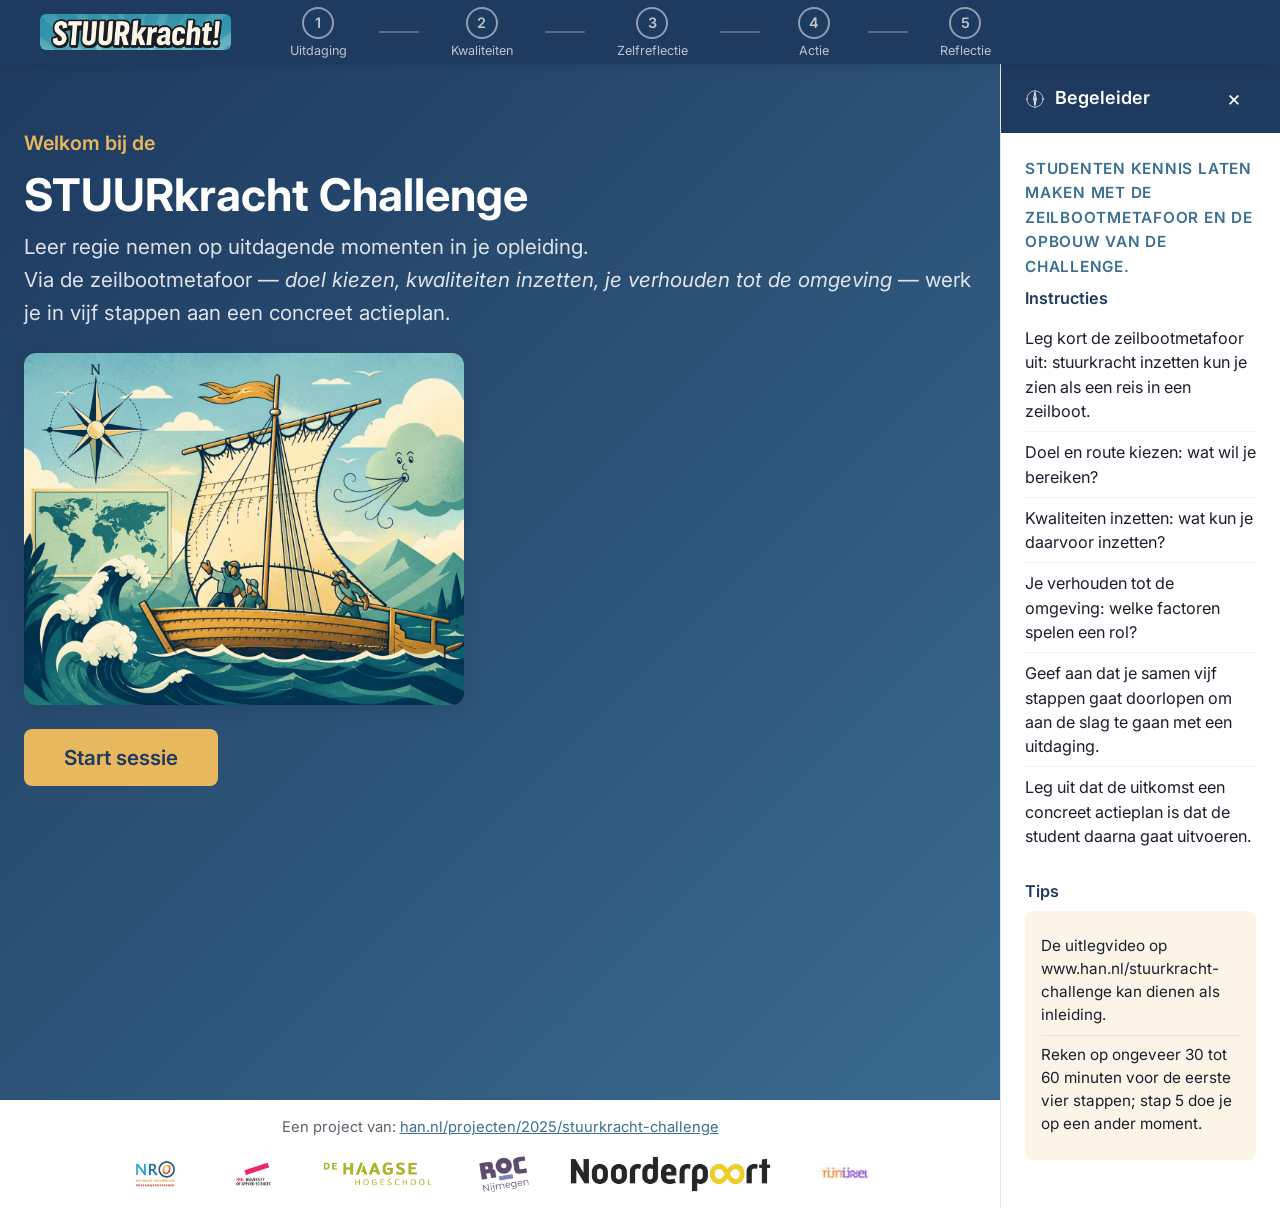
<file: app-v2/index.html>
<!DOCTYPE html>
<html lang="nl">
<head>
  <meta charset="UTF-8">
  <meta name="viewport" content="width=device-width, initial-scale=1.0">
  <title>STUURkracht Challenge</title>
  <meta name="description" content="Digitale webapp voor de STUURkracht Challenge — klassikale begeleiding bij uitdagingen in het onderwijs.">
  <link rel="stylesheet" href="css/tokens.css">
  <link rel="stylesheet" href="css/base.css">
  <link rel="stylesheet" href="css/components.css">
  <link rel="stylesheet" href="css/layout.css">
</head>
<body>

<div id="app">

  <!-- Voortgangsbalk -->
  <nav id="voortgangsbalk" aria-label="Voortgang">
    <img src="assets/images/stuurlogo.png" alt="STUURkracht" class="nav-logo" aria-hidden="true">
    <button type="button" class="stap-punt" data-stap="1" aria-label="Stap 1: Uitdaging" aria-current="false">
      <span class="stap-cirkel">1</span>
      <span class="stap-label">Uitdaging</span>
    </button>
    <div class="voortgang-verbinding" aria-hidden="true"></div>
    <button type="button" class="stap-punt" data-stap="2" aria-label="Stap 2: Kwaliteiten" aria-current="false">
      <span class="stap-cirkel">2</span>
      <span class="stap-label">Kwaliteiten</span>
    </button>
    <div class="voortgang-verbinding" aria-hidden="true"></div>
    <button type="button" class="stap-punt" data-stap="3" aria-label="Stap 3: Zelfreflectie" aria-current="false">
      <span class="stap-cirkel">3</span>
      <span class="stap-label">Zelfreflectie</span>
    </button>
    <div class="voortgang-verbinding" aria-hidden="true"></div>
    <button type="button" class="stap-punt" data-stap="4a" aria-label="Stap 4: Actie" aria-current="false">
      <span class="stap-cirkel">4</span>
      <span class="stap-label">Actie</span>
    </button>
    <div class="voortgang-verbinding" aria-hidden="true"></div>
    <button type="button" class="stap-punt" data-stap="5" aria-label="Stap 5: Reflectie" aria-current="false">
      <span class="stap-cirkel">5</span>
      <span class="stap-label">Reflectie</span>
    </button>
  </nav>

  <!-- Content rij -->
  <div id="content-rij">

    <!-- Hoofd content -->
    <main id="hoofd-content" tabindex="-1">

      <!-- Startscherm -->
      <section id="sectie-start" class="stap-sectie actief" aria-labelledby="start-titel">
        <div class="stap-inhoud start-inhoud">
          <div class="start-tekst">
          <p class="welkom-subtitel">Welkom bij de</p>
          <h1 id="start-titel">STUURkracht Challenge</h1>
          <p class="stap-intro">
            Leer regie nemen op uitdagende momenten in je opleiding.<br>
            Via de zeilbootmetafoor — <em>doel kiezen, kwaliteiten inzetten, je verhouden tot de omgeving</em> —
            werk je in vijf stappen aan een concreet actieplan.
          </p>

          <img src="assets/images/stuurkracht_zeilboot.webp" alt="Zeilboot illustratie"
               class="start-zeilboot">

          <button type="button" id="knop-start" class="knop-primair" style="font-size:1.15rem;padding:16px 40px;margin-top:8px">
            Start sessie
          </button>
          </div>
        </div>

        <footer class="start-footer">
          <p class="start-footer-label">
            Een project van:
            <a href="https://www.han.nl/projecten/2025/stuurkracht-challenge/" target="_blank" rel="noopener">
              han.nl/projecten/2025/stuurkracht-challenge
            </a>
          </p>
          <div class="start-footer-logos">
            <img src="assets/images/logos/nro.png" alt="NRO">
            <img src="assets/images/logos/han.png" alt="HAN">
            <img src="assets/images/logos/haagse.png" alt="De Haagse Hogeschool">
            <img src="assets/images/logos/rocn.png" alt="ROC Nijmegen">
            <img src="assets/images/logos/nooorderpoort.jpg" alt="Noorderpoort">
            <img src="assets/images/logos/rijnijssel.jpg" alt="Rijn IJssel">
          </div>
        </footer>
      </section>

      <!-- Stap 1: Uitdaging -->
      <section id="sectie-1" class="stap-sectie" aria-labelledby="stap1-titel">
        <div class="stap-inhoud">
          <div class="stap-header">
            <h1 id="stap1-titel">Stap 1 — Wat is jouw uitdaging?</h1>
            <p class="stap-intro">Wat zijn uitdagende momenten in jullie opleiding?</p>
          </div>

          <label for="uitdaging-textarea">Schrijf hier de uitdaging(en) op:</label>
          <textarea id="uitdaging-textarea"
            rows="6"
            placeholder="Typ hier een uitdagend moment… of klik een voorbeeld hieronder."
            aria-describedby="uitdaging-toelichting"></textarea>
          <p id="uitdaging-toelichting" style="font-size:0.85rem;color:rgba(26,31,44,0.7);margin-top:8px">
            Automatisch opgeslagen in de browser.
          </p>

          <h2 style="margin-top:32px;font-size:1rem">Of kies een voorbeeld:</h2>
          <div id="chips-container" class="chips-container" role="group" aria-label="Voorbeeldscenario's"></div>
        </div>
      </section>

      <!-- Stap 2: Kwaliteiten -->
      <section id="sectie-2" class="stap-sectie" aria-labelledby="stap2-titel">
        <div class="stap-inhoud">
          <div class="stap-header">
            <h1 id="stap2-titel">Stap 2 — Welke kwaliteiten heb je nodig?</h1>
            <p class="stap-intro">Welke kwaliteiten zijn nodig om met de uitdagende momenten om te gaan? Klik een kaart om de kwaliteiten te zien.</p>
          </div>

          <div id="rollen-grid-stap2" class="rollen-grid" aria-label="Vijf stuurkrachtrollen"></div>
        </div>
      </section>

      <!-- Stap 3: Zelfreflectie -->
      <section id="sectie-3" class="stap-sectie" aria-labelledby="stap3-titel">
        <div class="stap-inhoud">
          <div class="stap-header">
            <h1 id="stap3-titel">Stap 3 — Waar ben jij al sterk in?</h1>
            <p class="stap-intro">In welke rol herken je jezelf? Welke kwaliteiten beheers je al goed? In welke wil je je nog ontwikkelen?</p>
          </div>

          <div id="rollen-grid-stap3" class="reflectie-rollen-grid"></div>

          <div style="margin-top:var(--ruimte-xl)">
            <h2 style="font-size:1.1rem">Welke rol wil je inzetten voor jouw uitdaging?</h2>

            <div id="rolkeuze-waarschuwing" class="waarschuwing-banner" hidden role="alert">
              Kies eerst een rol voordat je verdergaat.
            </div>

            <div id="rolkeuze-groep" class="rolkeuze-groep" role="radiogroup" aria-label="Kies een rol"></div>
          </div>
        </div>
      </section>

      <!-- Stap 4a: Actiekaart kiezen -->
      <section id="sectie-4a" class="stap-sectie" aria-labelledby="stap4a-titel">
        <div class="stap-inhoud">
          <div class="stap-header">
            <h1 id="stap4a-titel">Stap 4 — Kies een actiekaart</h1>
            <p class="stap-intro">Actiekaarten voor: <strong id="actie-rol-naam"></strong></p>
          </div>

          <div id="actiekaarten-grid" class="actiekaarten-grid" aria-label="Actiekaarten"></div>

          <div style="margin-top:var(--ruimte-l)">
            <button type="button" id="andere-rol-knop" class="knop-ghost">
              ← Andere rol kiezen
            </button>
          </div>
        </div>
      </section>

      <!-- Stap 4b: Actie concreet maken -->
      <section id="sectie-4b" class="stap-sectie" aria-labelledby="stap4b-titel">
        <div class="stap-inhoud">
          <div class="stap-header">
            <h1 id="stap4b-titel">Stap 4 — Maak de actie concreet</h1>
          </div>

          <div class="stap4b-header-rij">
            <div id="stap4b-rol-blok"
                 class="rol-blok"
                 role="button"
                 tabindex="0"
                 data-testid="rol-blok"
                 aria-label="Bekijk de kwaliteiten van de gekozen rol">
            </div>
            <div id="stap4b-referentie" class="referentie-blok" aria-label="Gekozen actiekaart"></div>
          </div>

          <div id="stap4b-layout" class="stap4b-layout">
            <div id="hulpkaarten-sidebar" class="hulpkaarten-sidebar" aria-label="Hulpkaarten"></div>
            <div id="invulvakken-container" class="invulvakken-container" aria-label="Invulvakken actieplan"></div>
          </div>

          <div style="margin-top:var(--ruimte-xl);padding-top:var(--ruimte-l);border-top:1px solid rgba(26,31,44,0.1)">
            <button type="button" id="knop-pdf-4b" class="knop-secundair">
              ↓ Download actieplan als PDF
            </button>
            <p style="font-size:0.85rem;color:rgba(26,31,44,0.55);margin-top:var(--ruimte-s)">
              Sla je uitgewerkte actie op om mee te nemen.
            </p>
          </div>
        </div>
      </section>

      <!-- Stap 5: Reflectie -->
      <section id="sectie-5" class="stap-sectie" aria-labelledby="stap5-titel">
        <div class="stap-inhoud">
          <div class="stap-header">
            <h1 id="stap5-titel">Stap 5 — Kijk samen terug</h1>
            <p class="stap-intro">Reflecteer op de actie die je hebt uitgevoerd.</p>
          </div>

          <div id="stap5-referentie" class="referentie-blok" aria-label="Jouw actie ter referentie"></div>

          <div id="reflectie-formulier"></div>

          <div style="display:flex;gap:var(--ruimte-m);margin-top:var(--ruimte-xl);flex-wrap:wrap">
            <button type="button" id="knop-vervolgactie" class="knop-secundair">
              ← Vervolgactie kiezen
            </button>
          </div>
        </div>
      </section>

      <!-- Overzicht -->
      <section id="sectie-overzicht" class="stap-sectie" aria-labelledby="overzicht-titel">
        <div class="stap-inhoud">
          <div class="stap-header">
            <h1 id="overzicht-titel">Sessie-overzicht</h1>
            <p class="stap-intro">Alles wat jullie hebben ingevuld, op één pagina.</p>
          </div>

          <div class="overzicht-acties">
            <button type="button" id="knop-pdf" class="knop-primair">Download als PDF</button>
            <button type="button" id="knop-doorgaan" class="knop-secundair">Doorgaan met sessie</button>
            <button type="button" id="knop-nieuwe-sessie" class="knop-gevaar">Nieuwe sessie starten</button>
          </div>

          <div class="overzicht-sectie">
            <h2>Uitdaging</h2>
            <div class="overzicht-veld">
              <div class="overzicht-waarde" id="overzicht-uitdaging"></div>
            </div>
          </div>

          <div class="overzicht-sectie">
            <h2>Zelfreflectie</h2>
            <div id="overzicht-zelfreflectie"></div>
          </div>

          <div class="overzicht-sectie">
            <h2>Gekozen rol</h2>
            <div class="overzicht-veld">
              <div class="overzicht-waarde" id="overzicht-rol"></div>
            </div>
          </div>

          <div class="overzicht-sectie">
            <h2>Gekozen actie</h2>
            <div class="overzicht-veld">
              <div class="overzicht-waarde" id="overzicht-actie"></div>
            </div>
          </div>

          <div class="overzicht-sectie">
            <h2>Actieplan</h2>
            <div id="overzicht-antwoorden"></div>
          </div>

          <div class="overzicht-sectie">
            <h2>Reflectie</h2>
            <div id="overzicht-reflectie-velden"></div>
          </div>
        </div>
      </section>

    </main>

    <!-- Begeleiderspaneel -->
    <aside id="begeleider-paneel" class="begeleider-paneel" aria-label="Begeleiderspaneel" aria-hidden="false">
      <div class="paneel-header">
        <h2>
          <img src="assets/icons/icoon-kompas.svg" width="20" height="20" alt="" aria-hidden="true"
               style="vertical-align:middle;margin-right:6px;filter:brightness(0)invert(1)">
          Begeleider
        </h2>
        <button type="button" id="paneel-sluiten" class="paneel-sluiten" aria-label="Paneel verbergen">×</button>
      </div>
      <div id="paneel-inhoud" class="paneel-inhoud"></div>
    </aside>

    <!-- Paneel-tonen knop -->
    <button type="button" id="paneel-tonen" class="paneel-tonen-knop" aria-label="Begeleiderspaneel tonen">
      Begeleider
    </button>

  </div><!-- /content-rij -->

  <!-- Onderbalk -->
  <footer id="onderbalk" aria-label="Navigatie" hidden>
    <div class="onderbalk-links">
      <button type="button" id="knop-vorige" class="knop-secundair" aria-label="Ga naar vorige stap">
        ← Vorige
      </button>
    </div>
    <div class="onderbalk-midden">
      <button type="button" id="toggle-presentatie" class="knop-ghost" aria-pressed="false">
        Presentatiemodus
      </button>
    </div>
    <div class="onderbalk-rechts">
      <button type="button" id="knop-volgende" class="knop-primair" aria-label="Ga naar volgende stap">
        Volgende →
      </button>
    </div>
  </footer>

</div><!-- /app -->

<!-- Bevestigingsdialoog voor reset -->
<dialog id="bevestig-dialog" aria-labelledby="dialog-titel">
  <h2 id="dialog-titel">Nieuwe sessie starten?</h2>
  <p class="dialog-tekst">
    Alle ingevulde gegevens worden gewist. Dit kan niet ongedaan worden gemaakt.
    Download eerst een PDF als je de huidige sessie wil bewaren.
  </p>
  <div class="dialog-acties">
    <button type="button" id="knop-annuleer-reset" class="knop-secundair">Annuleren</button>
    <button type="button" id="knop-bevestig-reset" class="knop-gevaar">Ja, wis alles</button>
  </div>
</dialog>

<!-- Modal voor hulpkaart vraagselectie -->
<dialog id="hulpkaart-modal" class="hulpkaart-modal" aria-modal="true" aria-labelledby="modal-titel">
  <div class="modal-inhoud">
    <div class="modal-header">
      <div class="modal-header-links">
        <img class="modal-illustratie" src="assets/icons/hulpkaart-doelen.svg" alt="" aria-hidden="true">
        <h2 id="modal-titel">Hulpkaart</h2>
      </div>
      <button type="button" class="modal-sluiten" aria-label="Modal sluiten">×</button>
    </div>
    <div id="modal-vragen" class="modal-vragen"></div>
  </div>
</dialog>

<!-- Modal voor rol-kwaliteiten -->
<dialog id="kwaliteiten-modal" class="hulpkaart-modal" aria-modal="true" aria-labelledby="kwaliteiten-modal-titel">
  <div class="modal-inhoud">
    <div class="modal-header" id="kwaliteiten-modal-header">
      <div class="modal-header-links">
        <img id="kwaliteiten-modal-icoon" class="modal-illustratie" src="assets/icons/icoon-bestuurder.svg" alt="" aria-hidden="true">
        <h2 id="kwaliteiten-modal-titel">Rol</h2>
      </div>
      <button type="button" class="modal-sluiten kwaliteiten-modal-sluiten" aria-label="Modal sluiten">×</button>
    </div>
    <div id="kwaliteiten-modal-inhoud" class="kwaliteiten-modal-inhoud"></div>
  </div>
</dialog>

<!-- Bevestigingsdialoog voor verwijderen invulvak -->
<dialog id="verwijder-dialog" aria-labelledby="verwijder-titel">
  <h2 id="verwijder-titel">Veld verwijderen?</h2>
  <p class="dialog-tekst">Weet je het zeker? Het ingevulde antwoord wordt verwijderd.</p>
  <div class="dialog-acties">
    <button type="button" id="verwijder-annuleer" class="knop-secundair">Annuleren</button>
    <button type="button" id="verwijder-bevestig" class="knop-gevaar">Ja, verwijderen</button>
  </div>
</dialog>

<script type="module" src="js/app.js"></script>

</body>
</html>
</file>
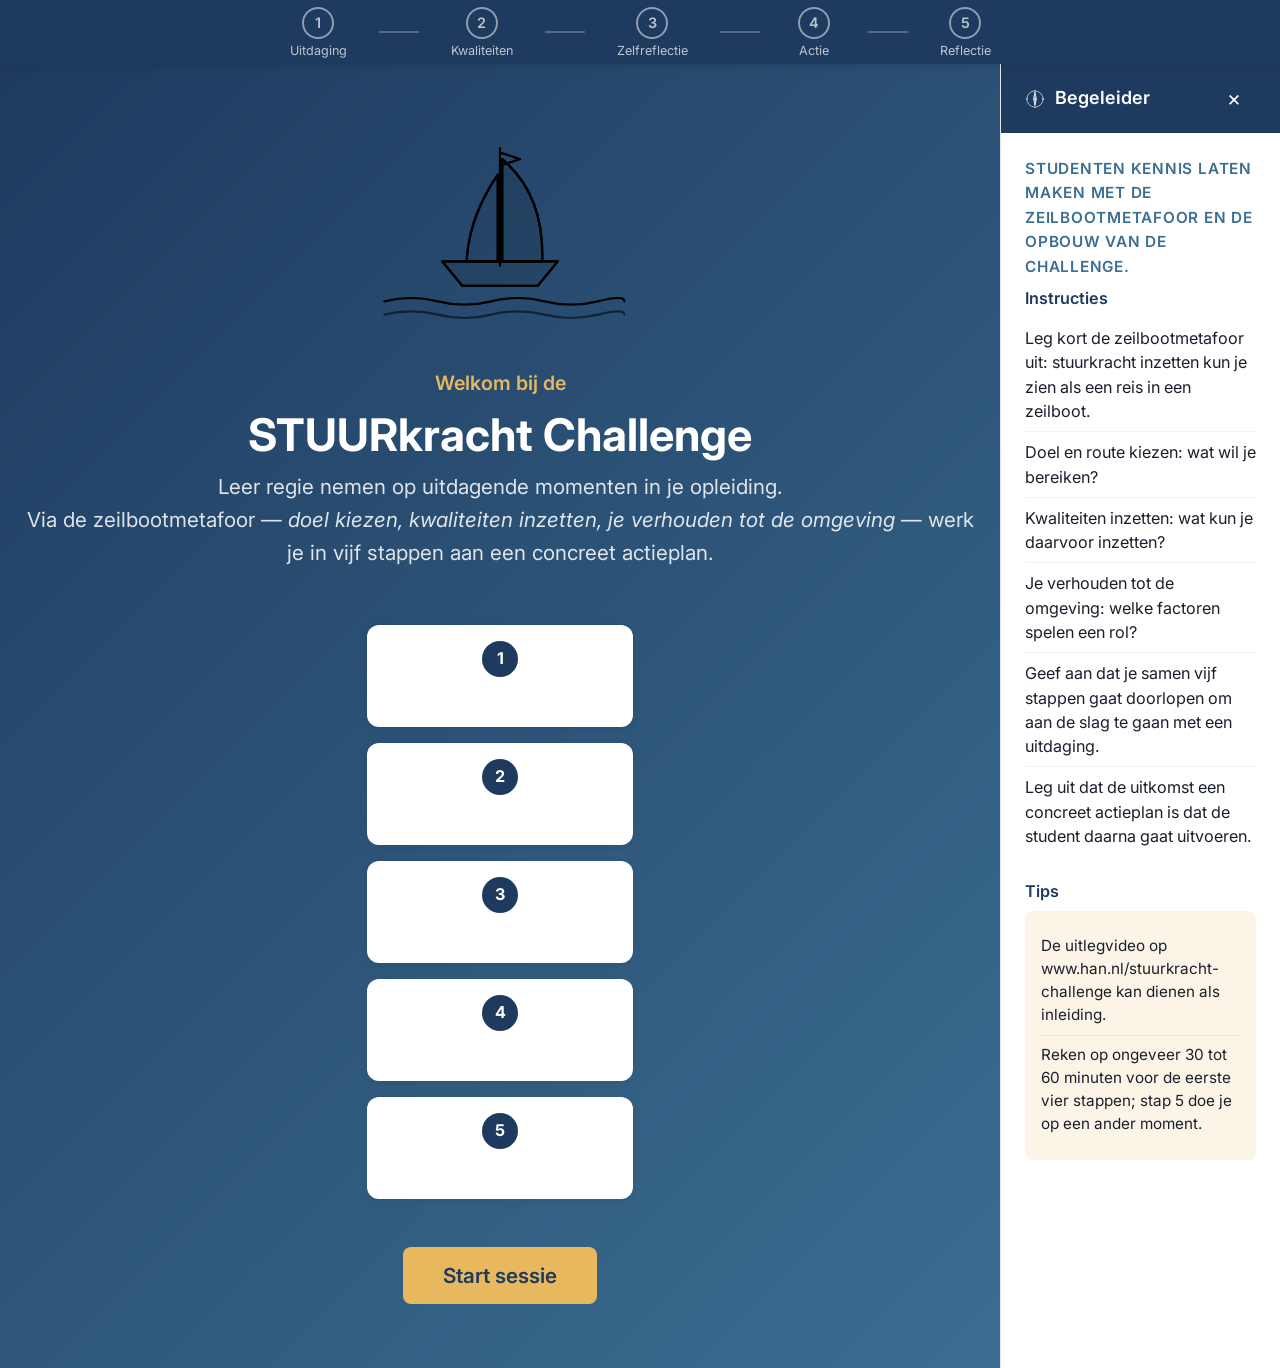
<file: app/index.html>
<!DOCTYPE html>
<html lang="nl">
<head>
  <meta charset="UTF-8">
  <meta name="viewport" content="width=device-width, initial-scale=1.0">
  <title>STUURkracht Challenge</title>
  <meta name="description" content="Digitale webapp voor de STUURkracht Challenge — klassikale begeleiding bij uitdagingen in het onderwijs.">
  <link rel="stylesheet" href="css/tokens.css">
  <link rel="stylesheet" href="css/base.css">
  <link rel="stylesheet" href="css/components.css">
  <link rel="stylesheet" href="css/layout.css">
</head>
<body>

<div id="app">

  <!-- Voortgangsbalk -->
  <nav id="voortgangsbalk" aria-label="Voortgang">
    <button type="button" class="stap-punt" data-stap="1" aria-label="Stap 1: Uitdaging" aria-current="false">
      <span class="stap-cirkel">1</span>
      <span class="stap-label">Uitdaging</span>
    </button>
    <div class="voortgang-verbinding" aria-hidden="true"></div>
    <button type="button" class="stap-punt" data-stap="2" aria-label="Stap 2: Kwaliteiten" aria-current="false">
      <span class="stap-cirkel">2</span>
      <span class="stap-label">Kwaliteiten</span>
    </button>
    <div class="voortgang-verbinding" aria-hidden="true"></div>
    <button type="button" class="stap-punt" data-stap="3" aria-label="Stap 3: Zelfreflectie" aria-current="false">
      <span class="stap-cirkel">3</span>
      <span class="stap-label">Zelfreflectie</span>
    </button>
    <div class="voortgang-verbinding" aria-hidden="true"></div>
    <button type="button" class="stap-punt" data-stap="4a" aria-label="Stap 4: Actie" aria-current="false">
      <span class="stap-cirkel">4</span>
      <span class="stap-label">Actie</span>
    </button>
    <div class="voortgang-verbinding" aria-hidden="true"></div>
    <button type="button" class="stap-punt" data-stap="5" aria-label="Stap 5: Reflectie" aria-current="false">
      <span class="stap-cirkel">5</span>
      <span class="stap-label">Reflectie</span>
    </button>
  </nav>

  <!-- Content rij -->
  <div id="content-rij">

    <!-- Hoofd content -->
    <main id="hoofd-content" tabindex="-1">

      <!-- Startscherm -->
      <section id="sectie-start" class="stap-sectie actief" aria-labelledby="start-titel">
        <div class="stap-inhoud">
          <img class="welkom-zeilboot" src="assets/images/illustratie-zeilboot.svg"
               alt="Illustratie van een zeilboot op zee" width="280" height="200">

          <p class="welkom-subtitel">Welkom bij de</p>
          <h1 id="start-titel">STUURkracht Challenge</h1>
          <p class="stap-intro">
            Leer regie nemen op uitdagende momenten in je opleiding.<br>
            Via de zeilbootmetafoor — <em>doel kiezen, kwaliteiten inzetten, je verhouden tot de omgeving</em> —
            werk je in vijf stappen aan een concreet actieplan.
          </p>

          <div class="stappen-overzicht" aria-label="Overzicht van de vijf stappen">
            <div class="stap-preview">
              <div class="stap-nummer">1</div>
              <div>Wat is jouw uitdaging?</div>
            </div>
            <div class="stap-preview">
              <div class="stap-nummer">2</div>
              <div>Welke kwaliteiten heb je nodig?</div>
            </div>
            <div class="stap-preview">
              <div class="stap-nummer">3</div>
              <div>Waar ben jij al sterk in?</div>
            </div>
            <div class="stap-preview">
              <div class="stap-nummer">4</div>
              <div>Kies een actie</div>
            </div>
            <div class="stap-preview">
              <div class="stap-nummer">5</div>
              <div>Kijk samen terug</div>
            </div>
          </div>

          <button type="button" id="knop-start" class="knop-primair" style="font-size:1.15rem;padding:16px 40px;margin-top:8px">
            Start sessie
          </button>
        </div>
      </section>

      <!-- Stap 1: Uitdaging -->
      <section id="sectie-1" class="stap-sectie" aria-labelledby="stap1-titel">
        <div class="stap-inhoud">
          <div class="stap-header">
            <h1 id="stap1-titel">Stap 1 — Wat is jouw uitdaging?</h1>
            <p class="stap-intro">Wat zijn uitdagende momenten in jullie opleiding?</p>
          </div>

          <label for="uitdaging-textarea">Schrijf hier de uitdaging(en) op:</label>
          <textarea id="uitdaging-textarea"
            rows="6"
            placeholder="Typ hier een uitdagend moment… of klik een voorbeeld hieronder."
            aria-describedby="uitdaging-toelichting"></textarea>
          <p id="uitdaging-toelichting" style="font-size:0.85rem;color:rgba(26,31,44,0.7);margin-top:8px">
            Automatisch opgeslagen in de browser.
          </p>

          <h2 style="margin-top:32px;font-size:1rem">Of kies een voorbeeld:</h2>
          <div id="chips-container" class="chips-container" role="group" aria-label="Voorbeeldscenario's"></div>
        </div>
      </section>

      <!-- Stap 2: Kwaliteiten -->
      <section id="sectie-2" class="stap-sectie" aria-labelledby="stap2-titel">
        <div class="stap-inhoud">
          <div class="stap-header">
            <h1 id="stap2-titel">Stap 2 — Welke kwaliteiten heb je nodig?</h1>
            <p class="stap-intro">Welke kwaliteiten zijn nodig om met de uitdagende momenten om te gaan? Klik een kaart om de kwaliteiten te zien.</p>
          </div>

          <div id="rollen-grid-stap2" class="rollen-grid" aria-label="Vijf stuurkrachtrollen"></div>
        </div>
      </section>

      <!-- Stap 3: Zelfreflectie -->
      <section id="sectie-3" class="stap-sectie" aria-labelledby="stap3-titel">
        <div class="stap-inhoud">
          <div class="stap-header">
            <h1 id="stap3-titel">Stap 3 — Waar ben jij al sterk in?</h1>
            <p class="stap-intro">In welke rol herken je jezelf? Welke kwaliteiten beheers je al goed? In welke wil je je nog ontwikkelen?</p>
          </div>

          <div id="rollen-grid-stap3" class="reflectie-rollen-grid"></div>

          <div style="margin-top:var(--ruimte-xl)">
            <h2 style="font-size:1.1rem">Welke rol wil je inzetten voor jouw uitdaging?</h2>

            <div id="rolkeuze-waarschuwing" class="waarschuwing-banner" hidden role="alert">
              Kies eerst een rol voordat je verdergaat.
            </div>

            <div id="rolkeuze-groep" class="rolkeuze-groep" role="radiogroup" aria-label="Kies een rol"></div>
          </div>
        </div>
      </section>

      <!-- Stap 4a: Actiekaart kiezen -->
      <section id="sectie-4a" class="stap-sectie" aria-labelledby="stap4a-titel">
        <div class="stap-inhoud">
          <div class="stap-header">
            <h1 id="stap4a-titel">Stap 4 — Kies een actiekaart</h1>
            <p class="stap-intro">Actiekaarten voor: <strong id="actie-rol-naam"></strong></p>
          </div>

          <div id="actiekaarten-grid" class="actiekaarten-grid" aria-label="Actiekaarten"></div>

          <div style="margin-top:var(--ruimte-l)">
            <button type="button" id="andere-rol-knop" class="knop-ghost">
              ← Andere rol kiezen
            </button>
          </div>
        </div>
      </section>

      <!-- Stap 4b: Actie concreet maken -->
      <section id="sectie-4b" class="stap-sectie" aria-labelledby="stap4b-titel">
        <div class="stap-inhoud">
          <div class="stap-header">
            <h1 id="stap4b-titel">Stap 4 — Maak de actie concreet</h1>
          </div>

          <div id="stap4b-referentie" class="referentie-blok" aria-label="Gekozen actiekaart"></div>

          <div id="hulpkaarten-formulier"></div>
        </div>
      </section>

      <!-- Stap 5: Reflectie -->
      <section id="sectie-5" class="stap-sectie" aria-labelledby="stap5-titel">
        <div class="stap-inhoud">
          <div class="stap-header">
            <h1 id="stap5-titel">Stap 5 — Kijk samen terug</h1>
            <p class="stap-intro">Reflecteer op de actie die je hebt uitgevoerd.</p>
          </div>

          <div id="stap5-referentie" class="referentie-blok" aria-label="Jouw actie ter referentie"></div>

          <div id="reflectie-formulier"></div>

          <div style="display:flex;gap:var(--ruimte-m);margin-top:var(--ruimte-xl);flex-wrap:wrap">
            <button type="button" id="knop-vervolgactie" class="knop-secundair">
              ← Vervolgactie kiezen
            </button>
          </div>
        </div>
      </section>

      <!-- Overzicht -->
      <section id="sectie-overzicht" class="stap-sectie" aria-labelledby="overzicht-titel">
        <div class="stap-inhoud">
          <div class="stap-header">
            <h1 id="overzicht-titel">Sessie-overzicht</h1>
            <p class="stap-intro">Alles wat jullie hebben ingevuld, op één pagina.</p>
          </div>

          <div class="overzicht-acties">
            <button type="button" id="knop-pdf" class="knop-primair">Download als PDF</button>
            <button type="button" id="knop-doorgaan" class="knop-secundair">Doorgaan met sessie</button>
            <button type="button" id="knop-nieuwe-sessie" class="knop-gevaar">Nieuwe sessie starten</button>
          </div>

          <div class="overzicht-sectie">
            <h2>Uitdaging</h2>
            <div class="overzicht-veld">
              <div class="overzicht-waarde" id="overzicht-uitdaging"></div>
            </div>
          </div>

          <div class="overzicht-sectie">
            <h2>Zelfreflectie</h2>
            <div id="overzicht-zelfreflectie"></div>
          </div>

          <div class="overzicht-sectie">
            <h2>Gekozen rol</h2>
            <div class="overzicht-veld">
              <div class="overzicht-waarde" id="overzicht-rol"></div>
            </div>
          </div>

          <div class="overzicht-sectie">
            <h2>Gekozen actie</h2>
            <div class="overzicht-veld">
              <div class="overzicht-waarde" id="overzicht-actie"></div>
            </div>
          </div>

          <div class="overzicht-sectie">
            <h2>Doelen en gewenste opbrengsten</h2>
            <div id="overzicht-doelen"></div>
          </div>

          <div class="overzicht-sectie">
            <h2>Actie concreet</h2>
            <div id="overzicht-concreet"></div>
          </div>

          <div class="overzicht-sectie">
            <h2>Invloed omgevingsfactoren</h2>
            <div id="overzicht-omgeving"></div>
          </div>

          <div class="overzicht-sectie">
            <h2>Reflectie</h2>
            <div id="overzicht-reflectie-velden"></div>
          </div>
        </div>
      </section>

    </main>

    <!-- Begeleiderspaneel -->
    <aside id="begeleider-paneel" class="begeleider-paneel" aria-label="Begeleiderspaneel" aria-hidden="false">
      <div class="paneel-header">
        <h2>
          <img src="assets/icons/icoon-kompas.svg" width="20" height="20" alt="" aria-hidden="true"
               style="vertical-align:middle;margin-right:6px;filter:brightness(0)invert(1)">
          Begeleider
        </h2>
        <button type="button" id="paneel-sluiten" class="paneel-sluiten" aria-label="Paneel verbergen">×</button>
      </div>
      <div id="paneel-inhoud" class="paneel-inhoud"></div>
    </aside>

    <!-- Paneel-tonen knop -->
    <button type="button" id="paneel-tonen" class="paneel-tonen-knop" aria-label="Begeleiderspaneel tonen">
      Begeleider
    </button>

  </div><!-- /content-rij -->

  <!-- Onderbalk -->
  <footer id="onderbalk" aria-label="Navigatie" hidden>
    <div class="onderbalk-links">
      <button type="button" id="knop-vorige" class="knop-secundair" aria-label="Ga naar vorige stap">
        ← Vorige
      </button>
    </div>
    <div class="onderbalk-midden">
      <button type="button" id="toggle-presentatie" class="knop-ghost" aria-pressed="false">
        Presentatiemodus
      </button>
    </div>
    <div class="onderbalk-rechts">
      <button type="button" id="knop-volgende" class="knop-primair" aria-label="Ga naar volgende stap">
        Volgende →
      </button>
    </div>
  </footer>

</div><!-- /app -->

<!-- Bevestigingsdialoog voor reset -->
<dialog id="bevestig-dialog" aria-labelledby="dialog-titel">
  <h2 id="dialog-titel">Nieuwe sessie starten?</h2>
  <p class="dialog-tekst">
    Alle ingevulde gegevens worden gewist. Dit kan niet ongedaan worden gemaakt.
    Download eerst een PDF als je de huidige sessie wil bewaren.
  </p>
  <div class="dialog-acties">
    <button type="button" id="knop-annuleer-reset" class="knop-secundair">Annuleren</button>
    <button type="button" id="knop-bevestig-reset" class="knop-gevaar">Ja, wis alles</button>
  </div>
</dialog>

<script type="module" src="js/app.js"></script>

</body>
</html>
</file>
<file: app-v2/css/tokens.css>
:root {
  /* Primaire kleuren */
  --kleur-primair: #1E3A5F;
  --kleur-secundair: #3B6E91;
  --kleur-accent: #E8B85F;
  --kleur-achtergrond: #FAFAF7;
  --kleur-tekst: #1A1F2C;

  /* Rolkleuren */
  --rol-bestuurder: #F4B5A8;
  --rol-bestuurder-donker: #C9846F;
  --rol-denker: #F2C49B;
  --rol-denker-donker: #C68E5E;
  --rol-ondernemer: #E8C572;
  --rol-ondernemer-donker: #B89248;
  --rol-uitzoeker: #9DC9C2;
  --rol-uitzoeker-donker: #5F938B;
  --rol-verbinder: #B8CFE0;
  --rol-verbinder-donker: #7C9BB5;

  /* Typografie */
  --font-basis: 'Inter', system-ui, sans-serif;
  --font-grootte-basis: 18px;
  --lijnhoogte-basis: 1.6;

  /* Kaarten */
  --radius-kaart: 12px;
  --schaduw-kaart: 0 2px 8px rgba(26, 31, 44, 0.08);
  --schaduw-kaart-hover: 0 4px 16px rgba(26, 31, 44, 0.14);

  /* Spacing */
  --ruimte-xs: 4px;
  --ruimte-s: 8px;
  --ruimte-m: 16px;
  --ruimte-l: 24px;
  --ruimte-xl: 40px;
  --ruimte-xxl: 64px;

  /* Hulpkaart-kleuren stap 4b */
  --hulpkaart-doelen:   #3B6E91;
  --hulpkaart-concreet: #D9924C;
  --hulpkaart-omgeving: #5F938B;

  /* Animatie */
  --duur-kort: 200ms;
  --duur-middel: 300ms;
  --timing: ease-in-out;

  /* Layout */
  --breedte-paneel: 320px;
  --hoogte-voortgangsbalk: 64px;
  --hoogte-onderbalk: 72px;
}
</file>
<file: app-v2/css/base.css>
@import url('https://fonts.googleapis.com/css2?family=Inter:wght@400;500;600;700&display=swap');

*, *::before, *::after {
  box-sizing: border-box;
  margin: 0;
  padding: 0;
}

[hidden] { display: none !important; }

html {
  font-size: var(--font-grootte-basis);
  -webkit-text-size-adjust: 100%;
}

body {
  font-family: var(--font-basis);
  font-size: 1rem;
  line-height: var(--lijnhoogte-basis);
  color: var(--kleur-tekst);
  background-color: var(--kleur-achtergrond);
  min-height: 100vh;
  overflow-x: hidden;
}

h1 { font-size: 2rem; font-weight: 700; line-height: 1.2; }
h2 { font-size: 1.5rem; font-weight: 600; line-height: 1.3; }
h3 { font-size: 1.2rem; font-weight: 600; line-height: 1.4; }

p { margin-bottom: var(--ruimte-m); }
p:last-child { margin-bottom: 0; }

button {
  font-family: var(--font-basis);
  font-size: 1rem;
  cursor: pointer;
  border: none;
  border-radius: 8px;
  padding: 12px 24px;
  min-height: 44px;
  min-width: 44px;
  transition: background-color var(--duur-kort) var(--timing),
              transform var(--duur-kort) var(--timing),
              box-shadow var(--duur-kort) var(--timing);
}

button:focus-visible {
  outline: 3px solid var(--kleur-accent);
  outline-offset: 2px;
}

button:active { transform: translateY(1px); }

textarea {
  font-family: var(--font-basis);
  font-size: 1rem;
  line-height: var(--lijnhoogte-basis);
  border: 2px solid #D0D5DD;
  border-radius: 8px;
  padding: var(--ruimte-m);
  width: 100%;
  resize: vertical;
  transition: border-color var(--duur-kort) var(--timing);
  background: white;
  color: var(--kleur-tekst);
}

textarea:focus {
  outline: none;
  border-color: var(--kleur-secundair);
  box-shadow: 0 0 0 3px rgba(59, 110, 145, 0.15);
}

label {
  display: block;
  font-weight: 500;
  margin-bottom: var(--ruimte-s);
  font-size: 0.95rem;
}

input[type="radio"] {
  width: 18px;
  height: 18px;
  accent-color: var(--kleur-primair);
  cursor: pointer;
}

img, svg { max-width: 100%; }

a { color: var(--kleur-secundair); }

ul, ol { padding-left: 1.5em; }

.sr-only {
  position: absolute;
  width: 1px;
  height: 1px;
  padding: 0;
  margin: -1px;
  overflow: hidden;
  clip: rect(0, 0, 0, 0);
  white-space: nowrap;
  border: 0;
}

dialog {
  border: none;
  border-radius: var(--radius-kaart);
  box-shadow: 0 8px 32px rgba(26, 31, 44, 0.2);
  padding: var(--ruimte-xl);
  max-width: 480px;
  width: 90%;
}

dialog::backdrop {
  background: rgba(26, 31, 44, 0.5);
}
</file>
<file: app-v2/css/components.css>
/* === Knoppen === */
.knop-primair {
  background-color: var(--kleur-accent);
  color: var(--kleur-primair);
  font-weight: 600;
}
.knop-primair:hover { background-color: #d4a44e; }

.knop-secundair {
  background-color: transparent;
  color: var(--kleur-primair);
  border: 2px solid var(--kleur-primair);
  font-weight: 500;
}
.knop-secundair:hover { background-color: rgba(30, 58, 95, 0.06); }

.knop-ghost {
  background-color: transparent;
  color: var(--kleur-secundair);
  font-weight: 500;
  padding: 8px 16px;
}
.knop-ghost:hover { background-color: rgba(59, 110, 145, 0.08); }

.knop-gevaar {
  background-color: transparent;
  color: #c0392b;
  border: 2px solid #c0392b;
  font-weight: 500;
}
.knop-gevaar:hover { background-color: rgba(192, 57, 43, 0.06); }

/* === Rolkaarten === */
.rollen-grid {
  display: grid;
  grid-template-columns: repeat(5, 1fr);
  gap: var(--ruimte-m);
  margin: var(--ruimte-l) 0;
}

@media (max-width: 1024px) {
  .rollen-grid { grid-template-columns: repeat(3, 1fr); }
}
@media (max-width: 768px) {
  .rollen-grid { grid-template-columns: repeat(2, 1fr); }
}

.rolkaart-wrapper {
  perspective: 1000px;
  height: 320px;
}

.rolkaart {
  width: 100%;
  height: 100%;
  position: relative;
  transform-style: preserve-3d;
  transition: transform var(--duur-middel) var(--timing);
  cursor: pointer;
  border-radius: var(--radius-kaart);
}

.rolkaart[data-flipped="true"] {
  transform: rotateY(180deg);
}

.rolkaart-voor,
.rolkaart-achter {
  position: absolute;
  inset: 0;
  backface-visibility: hidden;
  border-radius: var(--radius-kaart);
  padding: var(--ruimte-m);
  box-shadow: var(--schaduw-kaart);
  display: flex;
  flex-direction: column;
  align-items: center;
  justify-content: center;
  text-align: center;
}

.rolkaart-achter {
  transform: rotateY(180deg);
  align-items: flex-start;
  justify-content: flex-start;
  text-align: left;
  overflow-y: hidden;
}

.rolkaart-voor .rolnaam {
  font-size: 1.1rem;
  font-weight: 700;
  color: var(--kleur-primair);
  margin-top: var(--ruimte-s);
}

.rolkaart-voor .tagline {
  font-size: 0.85rem;
  color: rgba(30, 58, 95, 0.7);
  margin-top: var(--ruimte-xs);
}

.rolkaart-voor .icoon {
  width: 56px;
  height: 56px;
}

.rolkaart-achter h3 {
  font-size: 0.95rem;
  font-weight: 700;
  margin-bottom: var(--ruimte-s);
  color: var(--kleur-primair);
}

.kwaliteiten-lijst {
  list-style: none;
  padding: 0;
  width: 100%;
}

.kwaliteit-item {
  display: flex;
  align-items: center;
  gap: var(--ruimte-s);
  padding: 4px 0;
  font-size: 0.85rem;
  border-bottom: 1px solid rgba(26, 31, 44, 0.08);
}
.kwaliteit-item:last-child { border-bottom: none; }

/* === Zelfreflectie rolkaarten === */
.reflectie-rollen-grid {
  display: grid;
  grid-template-columns: repeat(5, 1fr);
  gap: var(--ruimte-m);
  margin: var(--ruimte-l) 0;
}

@media (max-width: 1280px) {
  .reflectie-rollen-grid { grid-template-columns: repeat(3, 1fr); }
}
@media (max-width: 768px) {
  .reflectie-rollen-grid { grid-template-columns: 1fr 1fr; }
}

.reflectie-rolkaart {
  background: white;
  border-radius: var(--radius-kaart);
  box-shadow: var(--schaduw-kaart);
  padding: var(--ruimte-m);
}

.reflectie-rolkaart h3 {
  font-size: 0.95rem;
  font-weight: 700;
  margin-bottom: var(--ruimte-m);
  padding-bottom: var(--ruimte-s);
  border-bottom: 2px solid currentColor;
}

.kwaliteit-reflectie {
  display: flex;
  align-items: center;
  justify-content: space-between;
  padding: 6px 0;
  border-bottom: 1px solid rgba(26, 31, 44, 0.06);
  font-size: 0.85rem;
  gap: var(--ruimte-s);
}
.kwaliteit-reflectie:last-child { border-bottom: none; }

.kwaliteit-naam { flex: 1; }

.kwaliteit-knoppen {
  display: flex;
  gap: 4px;
  flex-shrink: 0;
}

.kwaliteit-knop {
  padding: 3px 8px;
  min-height: 28px;
  font-size: 0.75rem;
  border-radius: 4px;
  border: 1px solid transparent;
  background: rgba(26, 31, 44, 0.06);
  color: var(--kleur-tekst);
  transition: all var(--duur-kort) var(--timing);
  white-space: nowrap;
}

.kwaliteit-knop[aria-pressed="true"].knop-sterk {
  background: #27ae60;
  color: white;
  border-color: #27ae60;
}
.kwaliteit-knop[aria-pressed="true"].knop-ontwikkelen {
  background: var(--kleur-secundair);
  color: white;
  border-color: var(--kleur-secundair);
}
.kwaliteit-knop:hover { background: rgba(26, 31, 44, 0.12); }
.kwaliteit-knop[aria-pressed="true"]:hover { filter: brightness(0.92); }

/* === Rolkeuze === */
.rolkeuze-groep {
  display: flex;
  flex-wrap: wrap;
  gap: var(--ruimte-m);
  margin: var(--ruimte-l) 0;
}

.rolkeuze-optie {
  display: flex;
  align-items: center;
  gap: var(--ruimte-s);
  padding: var(--ruimte-s) var(--ruimte-m);
  border-radius: 8px;
  cursor: pointer;
  border: 2px solid transparent;
  background: white;
  box-shadow: var(--schaduw-kaart);
  transition: all var(--duur-kort) var(--timing);
}

.rolkeuze-optie:has(input:checked) {
  border-color: var(--kleur-primair);
  background: rgba(30, 58, 95, 0.04);
}

/* === Actiekaarten grid === */
.actiekaarten-grid {
  display: grid;
  grid-template-columns: repeat(3, 1fr);
  gap: var(--ruimte-m);
  margin: var(--ruimte-l) 0;
}

@media (max-width: 1024px) {
  .actiekaarten-grid { grid-template-columns: repeat(2, 1fr); }
}
@media (max-width: 768px) {
  .actiekaarten-grid { grid-template-columns: 1fr; }
}

.actiekaart {
  border-radius: var(--radius-kaart);
  padding: var(--ruimte-l);
  box-shadow: var(--schaduw-kaart);
  cursor: pointer;
  transition: transform var(--duur-kort) var(--timing),
              box-shadow var(--duur-kort) var(--timing);
  border: 3px solid transparent;
  text-align: left;
  width: 100%;
  font-size: 1rem;
  line-height: 1.5;
  background: white;
}

.actiekaart:hover {
  transform: translateY(-2px);
  box-shadow: var(--schaduw-kaart-hover);
}

.actiekaart[aria-pressed="true"] {
  border-color: var(--kleur-primair);
  transform: translateY(-2px);
  box-shadow: var(--schaduw-kaart-hover);
}

.actiekaart .roer-icoon {
  width: 28px;
  height: 28px;
  margin-bottom: var(--ruimte-s);
  opacity: 0.7;
}

/* === Referentieblok gekozen actie === */
.referentie-blok {
  background: white;
  border-radius: var(--radius-kaart);
  box-shadow: var(--schaduw-kaart);
  padding: var(--ruimte-l);
  margin-bottom: var(--ruimte-xl);
  border-left: 4px solid var(--kleur-primair);
}

.referentie-blok h3 {
  font-size: 0.85rem;
  text-transform: uppercase;
  letter-spacing: 0.05em;
  color: var(--kleur-secundair);
  margin-bottom: var(--ruimte-s);
}

/* === Hulpkaart secties === */
.hulpkaart-sectie {
  background: white;
  border-radius: var(--radius-kaart);
  box-shadow: var(--schaduw-kaart);
  padding: var(--ruimte-xl);
  margin-bottom: var(--ruimte-l);
}

.hulpkaart-sectie h3 {
  color: var(--kleur-primair);
  margin-bottom: var(--ruimte-xs);
}

.hulpkaart-intro {
  color: var(--kleur-secundair);
  font-size: 0.95rem;
  margin-bottom: var(--ruimte-l);
}

.vraag-groep {
  margin-bottom: var(--ruimte-l);
}
.vraag-groep:last-child { margin-bottom: 0; }

/* === Chips (voorbeeldscenario's) === */
.chips-container {
  display: flex;
  flex-wrap: wrap;
  gap: var(--ruimte-s);
  margin: var(--ruimte-m) 0;
}

.chip {
  display: inline-flex;
  align-items: center;
  padding: 6px 14px;
  border-radius: 20px;
  background: white;
  border: 2px solid var(--kleur-secundair);
  color: var(--kleur-primair);
  font-size: 0.875rem;
  cursor: pointer;
  transition: all var(--duur-kort) var(--timing);
  min-height: 44px;
}

.chip:hover {
  background-color: var(--kleur-secundair);
  color: white;
}

/* === Begeleiderspaneel === */
.begeleider-paneel {
  background: white;
  border-left: 1px solid rgba(30, 58, 95, 0.12);
  width: var(--breedte-paneel);
  flex-shrink: 0;
  overflow-y: auto;
  display: flex;
  flex-direction: column;
  transition: width var(--duur-middel) var(--timing),
              opacity var(--duur-middel) var(--timing);
}

.begeleider-paneel[aria-hidden="true"] {
  width: 0;
  opacity: 0;
  overflow: hidden;
  pointer-events: none;
}

.paneel-header {
  display: flex;
  align-items: center;
  justify-content: space-between;
  padding: var(--ruimte-m) var(--ruimte-l);
  border-bottom: 1px solid rgba(30, 58, 95, 0.12);
  background: var(--kleur-primair);
  color: white;
  position: sticky;
  top: 0;
  z-index: 1;
}

.paneel-header h2 {
  font-size: 1rem;
  font-weight: 600;
}

.paneel-sluiten {
  background: transparent;
  color: white;
  padding: 4px 8px;
  min-height: 36px;
  font-size: 1.2rem;
  border-radius: 4px;
}
.paneel-sluiten:hover { background: rgba(255,255,255,0.15); }

.paneel-inhoud {
  padding: var(--ruimte-l);
  flex: 1;
}

.paneel-doel {
  font-size: 0.85rem;
  font-weight: 600;
  text-transform: uppercase;
  letter-spacing: 0.05em;
  color: var(--kleur-secundair);
  margin-bottom: var(--ruimte-s);
}

.paneel-sectie {
  margin-bottom: var(--ruimte-l);
}

.paneel-sectie h3 {
  font-size: 0.9rem;
  font-weight: 600;
  color: var(--kleur-primair);
  margin-bottom: var(--ruimte-s);
}

.paneel-instructies {
  list-style: none;
  padding: 0;
}

.paneel-instructies li {
  padding: var(--ruimte-s) 0;
  border-bottom: 1px solid rgba(26, 31, 44, 0.06);
  font-size: 0.9rem;
  line-height: 1.5;
}
.paneel-instructies li:last-child { border-bottom: none; }

.paneel-tips {
  background: rgba(232, 184, 95, 0.15);
  border-radius: 8px;
  padding: var(--ruimte-m);
}

.paneel-tips li {
  font-size: 0.85rem;
  border-color: rgba(232, 184, 95, 0.3);
}

/* === Paneel-tonen knop === */
.paneel-tonen-knop {
  position: fixed;
  right: 0;
  top: 50%;
  transform: translateY(-50%);
  writing-mode: vertical-rl;
  text-orientation: mixed;
  background: var(--kleur-primair);
  color: white;
  padding: var(--ruimte-m) var(--ruimte-s);
  border-radius: 8px 0 0 8px;
  font-size: 0.8rem;
  cursor: pointer;
  display: none;
  z-index: 10;
  border: none;
  min-height: 44px;
}

body.paneel-verborgen .paneel-tonen-knop {
  display: flex;
  align-items: center;
  justify-content: center;
}

/* === Voortgangsbalk stap-indicator === */
.stap-punt {
  display: flex;
  flex-direction: column;
  align-items: center;
  gap: 4px;
  cursor: pointer;
  background: none;
  border: none;
  padding: var(--ruimte-s);
  border-radius: 8px;
  transition: background var(--duur-kort) var(--timing);
  min-height: 44px;
  min-width: 60px;
}

.stap-punt:hover { background: rgba(255,255,255,0.15); }

.stap-cirkel {
  width: 32px;
  height: 32px;
  border-radius: 50%;
  border: 2px solid rgba(255,255,255,0.5);
  background: transparent;
  display: flex;
  align-items: center;
  justify-content: center;
  font-size: 0.8rem;
  font-weight: 600;
  color: rgba(255,255,255,0.7);
  transition: all var(--duur-kort) var(--timing);
}

.stap-punt[aria-current="step"] .stap-cirkel {
  background: var(--kleur-accent);
  border-color: var(--kleur-accent);
  color: var(--kleur-primair);
}

.stap-punt.bezocht .stap-cirkel {
  background: rgba(255,255,255,0.3);
  border-color: white;
  color: white;
}

.stap-label {
  font-size: 0.7rem;
  color: rgba(255,255,255,0.7);
  white-space: nowrap;
}

.stap-punt[aria-current="step"] .stap-label {
  color: white;
  font-weight: 600;
}

/* === Overzicht === */
.overzicht-sectie {
  background: white;
  border-radius: var(--radius-kaart);
  box-shadow: var(--schaduw-kaart);
  padding: var(--ruimte-xl);
  margin-bottom: var(--ruimte-l);
}

.overzicht-sectie h2 {
  color: var(--kleur-primair);
  border-bottom: 2px solid var(--kleur-accent);
  padding-bottom: var(--ruimte-s);
  margin-bottom: var(--ruimte-l);
}

.overzicht-veld {
  margin-bottom: var(--ruimte-m);
  padding-bottom: var(--ruimte-m);
  border-bottom: 1px solid rgba(26,31,44,0.06);
}
.overzicht-veld:last-child { border-bottom: none; margin-bottom: 0; padding-bottom: 0; }

.overzicht-label {
  font-size: 0.8rem;
  font-weight: 600;
  text-transform: uppercase;
  letter-spacing: 0.05em;
  color: var(--kleur-secundair);
  margin-bottom: 4px;
}

.overzicht-waarde {
  font-size: 0.95rem;
  white-space: pre-wrap;
}

/* === Welkomstpagina === */
.welkom-zeilboot {
  max-width: 280px;
  margin: 0 auto var(--ruimte-xl);
  display: block;
}

.stappen-overzicht {
  display: grid;
  grid-template-columns: repeat(auto-fit, minmax(140px, 1fr));
  gap: var(--ruimte-m);
  margin: var(--ruimte-xl) 0;
}

.stap-preview {
  background: white;
  border-radius: var(--radius-kaart);
  padding: var(--ruimte-m);
  box-shadow: var(--schaduw-kaart);
  text-align: center;
  font-size: 0.9rem;
}

.stap-preview .stap-nummer {
  display: inline-flex;
  width: 36px;
  height: 36px;
  border-radius: 50%;
  background: var(--kleur-primair);
  color: white;
  align-items: center;
  justify-content: center;
  font-weight: 700;
  margin-bottom: var(--ruimte-s);
}

/* === Waarschuwingsbanner === */
.waarschuwing-banner {
  background: rgba(232, 184, 95, 0.2);
  border: 1px solid var(--kleur-accent);
  border-radius: 8px;
  padding: var(--ruimte-m);
  margin-bottom: var(--ruimte-m);
  font-size: 0.9rem;
  color: var(--kleur-primair);
}

.waarschuwing-banner[hidden] { display: none; }

/* === Dialog === */
.dialog-acties {
  display: flex;
  gap: var(--ruimte-m);
  justify-content: flex-end;
  margin-top: var(--ruimte-xl);
}

.dialog-tekst {
  margin-top: var(--ruimte-m);
  color: rgba(26, 31, 44, 0.7);
}

/* === v2: Start cover === */
.start-inhoud {
  display: flex;
  gap: var(--ruimte-xl);
  align-items: center;
  max-width: 900px;
  margin: 0 auto;
}

.start-cover {
  flex-shrink: 0;
}

.cover-afbeelding {
  width: 220px;
  height: auto;
  border-radius: 16px;
  box-shadow: 0 8px 32px rgba(26, 31, 44, 0.2);
}

.start-tekst {
  flex: 1;
  text-align: left;
}

.start-tekst .welkom-subtitel,
.start-tekst h1,
.start-tekst .stap-intro {
  text-align: left;
}

@media (max-width: 640px) {
  .start-inhoud {
    flex-direction: column;
    text-align: center;
  }
  .cover-afbeelding { width: 160px; }
  .start-tekst { text-align: center; }
  .start-tekst .welkom-subtitel,
  .start-tekst h1,
  .start-tekst .stap-intro { text-align: center; }
}

/* === v2: Rolkaart illustratie === */
.rolkaart-voor {
  padding: 0;
  overflow: hidden;
}

.rol-illustratie {
  width: 100%;
  height: 75%;
  object-fit: cover;
  border-radius: var(--radius-kaart) var(--radius-kaart) 0 0;
  display: block;
  flex-shrink: 0;
}

.rolkaart-voor-label {
  display: flex;
  align-items: center;
  gap: var(--ruimte-s);
  padding: var(--ruimte-s) var(--ruimte-m);
  width: 100%;
  justify-content: center;
  flex: 1;
}

.rolkaart-voor-label .icoon {
  width: 24px;
  height: 24px;
}

.rolkaart-voor-label .rolnaam {
  font-size: 1rem;
  font-weight: 700;
  color: var(--kleur-primair);
  margin: 0;
}

.rolkaart-achter .kaart-tagline {
  font-size: 0.8rem;
  color: rgba(30, 58, 95, 0.9);
  margin: 4px 0 var(--ruimte-s);
  font-style: italic;
}

/* === v2: Rolkeuze met foto === */
.rolkeuze-optie {
  flex-direction: column;
  align-items: center;
  text-align: center;
  padding: var(--ruimte-s);
  min-width: 100px;
}

.rolkeuze-foto {
  width: 72px;
  height: 72px;
  object-fit: cover;
  border-radius: 50%;
  border: 3px solid white;
  box-shadow: 0 2px 8px rgba(26,31,44,0.15);
  margin-bottom: 4px;
}

.rolkeuze-optie:has(input:checked) .rolkeuze-foto {
  border-color: var(--kleur-primair);
  box-shadow: 0 0 0 3px var(--kleur-primair);
}

.rolkeuze-optie input[type="radio"] {
  position: absolute;
  opacity: 0;
  width: 0;
  height: 0;
}

/* === v2: Nav logo === */
.nav-logo {
  position: absolute;
  left: var(--ruimte-xl);
  height: 36px;
  width: auto;
  border-radius: 6px;
  object-fit: cover;
}

/* === v2: Start zeilboot === */
.start-zeilboot {
  width: 100%;
  max-width: 440px;
  height: auto;
  border-radius: 12px;
  margin: var(--ruimte-l) 0 var(--ruimte-m);
  box-shadow: 0 4px 16px rgba(26,31,44,0.12);
  display: block;
}

/* === v2: Start footer met logo's === */
.start-footer {
  width: 100%;
  background: white;
  padding: var(--ruimte-m) var(--ruimte-xl);
  text-align: center;
}

.start-footer-label {
  font-size: 0.82rem;
  color: rgba(26,31,44,0.7);
  margin-bottom: var(--ruimte-m);
}

.start-footer-label a {
  color: var(--kleur-secundair);
  text-decoration: underline;
}

.start-footer-logos {
  display: flex;
  flex-wrap: wrap;
  justify-content: center;
  align-items: center;
  gap: var(--ruimte-xl);
}

.start-footer-logos img {
  height: 36px;
  width: auto;
  object-fit: contain;
  opacity: 0.85;
  transition: opacity 0.15s;
}

.start-footer-logos img:hover {
  opacity: 1;
}

/* === Stap 4b: Rol-blok === */
.rol-blok {
  display: flex;
  flex-direction: column;
  align-items: center;
  justify-content: center;
  gap: var(--ruimte-s);
  padding: var(--ruimte-m);
  border-radius: var(--radius-kaart);
  box-shadow: 0 2px 8px rgba(26,31,44,0.12);
  cursor: pointer;
  text-align: center;
  transition: transform 200ms ease, box-shadow 200ms ease;
  min-height: 120px;
  text-decoration: none;
}

.rol-blok:hover {
  transform: scale(1.02);
  box-shadow: 0 6px 20px rgba(26,31,44,0.2);
}

.rol-blok:focus-visible {
  outline: 3px solid var(--kleur-focus, var(--kleur-primair));
  outline-offset: 3px;
}

.rol-blok-icoon {
  width: 64px;
  height: 64px;
}

.rol-blok-naam {
  font-size: 1.05rem;
  font-weight: 600;
  margin: 0;
}

.rol-blok-label {
  font-size: 0.8rem;
  display: flex;
  align-items: center;
  gap: 4px;
  opacity: 0.85;
}

/* === Stap 4b: Kwaliteiten-modal inhoud === */
.kwaliteiten-modal-inhoud {
  padding: var(--ruimte-m) var(--ruimte-l) var(--ruimte-l);
  display: flex;
  flex-direction: column;
  gap: var(--ruimte-m);
}

.kwaliteiten-sectie h3 {
  font-size: 0.85rem;
  font-weight: 700;
  text-transform: uppercase;
  letter-spacing: 0.05em;
  color: rgba(26,31,44,0.6);
  margin: 0 0 var(--ruimte-s);
}

.kwaliteiten-lijst {
  list-style: none;
  padding: 0;
  margin: 0;
  display: flex;
  flex-direction: column;
  gap: 8px;
}

.kwaliteiten-item {
  display: flex;
  align-items: center;
  gap: 10px;
  font-size: 0.95rem;
  color: var(--kleur-tekst);
}

.kwaliteiten-item-icoon {
  font-size: 1rem;
  flex-shrink: 0;
  width: 20px;
  text-align: center;
}

/* === Stap 4b: Hulpkaarten sidebar === */
.hulpkaarten-sidebar {
  display: flex;
  flex-direction: column;
  gap: var(--ruimte-m);
}

.hulpkaart-kaart {
  border-radius: var(--radius-kaart);
  overflow: hidden;
  cursor: pointer;
  box-shadow: var(--schaduw-kaart);
  transition: transform var(--duur-kort), box-shadow var(--duur-kort);
  color: white;
}

.hulpkaart-kaart:hover:not([data-uitgeput="true"]) {
  transform: scale(1.02);
  box-shadow: var(--schaduw-kaart-hover);
}

.hulpkaart-kaart:focus-visible {
  outline: 3px solid white;
  outline-offset: 2px;
}

.hulpkaart-kaart[data-uitgeput="true"] {
  opacity: 0.45;
  cursor: default;
}

.hulpkaart-illustratie {
  width: 100%;
  height: 120px;
  object-fit: contain;
  padding: 12px 16px 0;
  display: block;
}

.hulpkaart-kaart-body {
  padding: 10px 16px 14px;
}

.hulpkaart-kaart-body h3 {
  font-size: 0.88rem;
  font-weight: 600;
  margin-bottom: 4px;
  color: white;
}

.hulpkaart-kaart-body p {
  font-size: 0.76rem;
  opacity: 0.85;
  margin-bottom: 6px;
  color: white;
  line-height: 1.4;
}

.hulpkaart-teller {
  display: inline-block;
  font-size: 0.7rem;
  background: rgba(255,255,255,0.22);
  padding: 2px 8px;
  border-radius: 10px;
  color: white;
}

/* === Stap 4b: Invulvakken === */
.invulvakken-container {
  display: flex;
  flex-direction: column;
  gap: 12px;
}

.invulvakken-hint {
  color: rgba(26,31,44,0.45);
  font-size: 0.9rem;
  font-style: italic;
  padding: var(--ruimte-m) 0;
}

.invulvak {
  background: white;
  border-left: 4px solid var(--vak-kleur, var(--kleur-primair));
  border-radius: 0 8px 8px 0;
  padding: 12px;
  box-shadow: var(--schaduw-kaart);
}

.invulvak-header {
  display: flex;
  justify-content: space-between;
  align-items: flex-start;
  gap: var(--ruimte-s);
  margin-bottom: 6px;
}

.invulvak-label {
  font-size: 0.88rem;
  font-weight: 500;
  color: var(--kleur-tekst);
  line-height: 1.4;
}

.invulvak-verwijder {
  background: none;
  border: none;
  cursor: pointer;
  color: rgba(26,31,44,0.3);
  font-size: 1.2rem;
  line-height: 1;
  padding: 0 2px;
  flex-shrink: 0;
  transition: color var(--duur-kort);
}

.invulvak-verwijder:hover { color: #c0392b; }

.invulvak textarea {
  width: 100%;
  min-height: 68px;
  border: 1px solid rgba(26,31,44,0.12);
  border-radius: 6px;
  padding: 8px 10px;
  font-size: 0.9rem;
  font-family: var(--font-basis);
  resize: vertical;
  background: var(--kleur-achtergrond);
  transition: outline var(--duur-kort);
}

.invulvak textarea:focus {
  outline: 2px solid var(--vak-kleur, var(--kleur-primair));
  outline-offset: 0;
  border-color: transparent;
}

/* === Hulpkaart modal === */
.hulpkaart-modal {
  border: none;
  border-radius: var(--radius-kaart);
  padding: 0;
  max-width: 560px;
  width: 90%;
  max-height: 80vh;
  overflow: hidden;
  box-shadow: 0 8px 32px rgba(26,31,44,0.25);
}

.hulpkaart-modal::backdrop {
  background: rgba(26,31,44,0.55);
}

.hulpkaart-modal[open] {
  animation: modalInkomen var(--duur-kort) var(--timing);
}

@keyframes modalInkomen {
  from { opacity: 0; transform: scale(0.95) translateY(-8px); }
  to   { opacity: 1; transform: scale(1) translateY(0); }
}

.modal-inhoud {
  display: flex;
  flex-direction: column;
  max-height: 80vh;
}

.modal-header {
  display: flex;
  align-items: center;
  justify-content: space-between;
  padding: 16px 20px;
  color: white;
  flex-shrink: 0;
}

.modal-header-links {
  display: flex;
  align-items: center;
  gap: 12px;
}

.modal-illustratie {
  width: 44px;
  height: 44px;
  object-fit: contain;
  flex-shrink: 0;
}

.modal-header h2 {
  font-size: 1rem;
  font-weight: 600;
  margin: 0;
  color: white;
}

.modal-sluiten {
  background: none;
  border: none;
  color: white;
  font-size: 1.6rem;
  line-height: 1;
  cursor: pointer;
  padding: 0 4px;
  opacity: 0.85;
  transition: opacity var(--duur-kort);
}

.modal-sluiten:hover { opacity: 1; }

.modal-vragen {
  overflow-y: auto;
  flex: 1;
  padding: 4px 0 12px;
}

.modal-vraag-knop {
  display: block;
  width: 100%;
  text-align: left;
  padding: 14px 20px;
  background: none;
  border: none;
  border-bottom: 1px solid rgba(26,31,44,0.07);
  cursor: pointer;
  font-size: 0.95rem;
  font-family: var(--font-basis);
  color: var(--kleur-tekst);
  line-height: 1.5;
  transition: background var(--duur-kort);
}

.modal-vraag-knop:last-child { border-bottom: none; }
.modal-vraag-knop:hover { background: rgba(26,31,44,0.04); }

.modal-leeg-tekst {
  padding: 28px 20px;
  color: rgba(26,31,44,0.5);
  font-size: 0.9rem;
  text-align: center;
  line-height: 1.7;
}
</file>
<file: app-v2/css/layout.css>
/* === App shell === */
#app {
  display: flex;
  flex-direction: column;
  min-height: 100vh;
}

/* === Voortgangsbalk === */
#voortgangsbalk {
  background: var(--kleur-primair);
  height: var(--hoogte-voortgangsbalk);
  display: flex;
  align-items: center;
  justify-content: center;
  padding: 0 var(--ruimte-xl);
  gap: var(--ruimte-l);
  position: sticky;
  top: 0;
  z-index: 100;
  box-shadow: 0 2px 8px rgba(26, 31, 44, 0.15);
  flex-shrink: 0;
}

.voortgang-verbinding {
  flex: 1;
  max-width: 40px;
  height: 2px;
  background: rgba(255, 255, 255, 0.25);
  border-radius: 1px;
}

/* === Content rij (main + paneel) === */
#content-rij {
  display: flex;
  flex: 1;
  overflow: hidden;
  position: relative;
}

/* === Hoofd content === */
#hoofd-content {
  flex: 1;
  overflow-y: auto;
  display: flex;
  flex-direction: column;
}

/* === Stap-secties === */
.stap-sectie {
  display: none;
  flex: 1;
  flex-direction: column;
}

.stap-sectie.actief {
  display: flex;
}

.stap-inhoud {
  flex: 1;
  padding: var(--ruimte-xl);
  max-width: 1200px;
  width: 100%;
  margin: 0 auto;
}

.stap-header {
  margin-bottom: var(--ruimte-xl);
}

.stap-header h1 {
  color: var(--kleur-primair);
}

.stap-intro {
  font-size: 1.05rem;
  color: rgba(26, 31, 44, 0.7);
  margin-top: var(--ruimte-s);
}

/* === Onderbalk === */
#onderbalk {
  background: white;
  border-top: 1px solid rgba(26, 31, 44, 0.1);
  height: var(--hoogte-onderbalk);
  display: flex;
  align-items: center;
  justify-content: space-between;
  padding: 0 var(--ruimte-xl);
  flex-shrink: 0;
  gap: var(--ruimte-m);
  box-shadow: 0 -2px 8px rgba(26, 31, 44, 0.05);
}

.onderbalk-links,
.onderbalk-rechts {
  display: flex;
  align-items: center;
  gap: var(--ruimte-m);
}

.onderbalk-midden {
  flex: 1;
  text-align: center;
}

/* === Startscherm === */
#sectie-start {
  background: linear-gradient(135deg, var(--kleur-primair) 0%, var(--kleur-secundair) 100%);
  color: white;
  min-height: calc(100vh - var(--hoogte-onderbalk));
}

#sectie-start .stap-inhoud {
  display: flex;
  flex-direction: column;
  align-items: center;
  text-align: center;
  padding-top: var(--ruimte-xxl);
  padding-bottom: var(--ruimte-xxl);
}

#sectie-start h1 { color: white; font-size: 2.5rem; }
#sectie-start .stap-intro { color: rgba(255,255,255,0.85); font-size: 1.15rem; }

.welkom-subtitel {
  font-size: 1.1rem;
  color: var(--kleur-accent);
  font-weight: 600;
  margin-bottom: var(--ruimte-s);
}

/* === Overzicht-knoppen === */
.overzicht-acties {
  display: flex;
  flex-wrap: wrap;
  gap: var(--ruimte-m);
  margin-bottom: var(--ruimte-xl);
}

/* === Presentatiemodus === */
body.presentatiemodus #voortgangsbalk {
  display: none;
}

body.presentatiemodus .begeleider-paneel {
  width: 0;
  opacity: 0;
  overflow: hidden;
  pointer-events: none;
}

body.presentatiemodus #knop-vorige,
body.presentatiemodus #knop-volgende {
  visibility: hidden;
}

/* === PDF print template === */
#pdf-template {
  display: none;
}

@media print {
  #pdf-template {
    display: block;
  }
  #app { display: none; }
}

/* === Responsive aanpassingen === */
@media (max-width: 1280px) {
  :root { --breedte-paneel: 280px; }
  .stap-inhoud { padding: var(--ruimte-l); }
}

@media (max-width: 1024px) {
  #content-rij { flex-direction: column; }

  .begeleider-paneel {
    width: 100% !important;
    border-left: none;
    border-top: 1px solid rgba(30, 58, 95, 0.12);
    max-height: 300px;
  }

  .begeleider-paneel[aria-hidden="true"] {
    max-height: 0;
    height: 0;
  }

  #voortgangsbalk {
    padding: 0 var(--ruimte-m);
    gap: var(--ruimte-s);
  }

  .stap-label { display: none; }
}

@media (max-width: 768px) {
  h1 { font-size: 1.5rem; }
  h2 { font-size: 1.25rem; }

  .stap-inhoud { padding: var(--ruimte-m); }

  #onderbalk {
    padding: 0 var(--ruimte-m);
    height: auto;
    padding-top: var(--ruimte-m);
    padding-bottom: var(--ruimte-m);
  }

  .onderbalk-midden { display: none; }

  #sectie-start h1 { font-size: 1.8rem; }
}

/* === Stap 4b header-rij (rol-blok + actiekaart) === */
.stap4b-header-rij {
  display: grid;
  grid-template-columns: 300px 1fr;
  gap: var(--ruimte-l);
  align-items: stretch;
  margin-bottom: var(--ruimte-l);
}

@media (max-width: 640px) {
  .stap4b-header-rij {
    grid-template-columns: 1fr;
  }
}

/* === Stap 4b twee-kolommen layout === */
.stap4b-layout {
  display: grid;
  grid-template-columns: 300px 1fr;
  gap: var(--ruimte-l);
  align-items: start;
  margin-top: var(--ruimte-l);
}

@media (max-width: 1024px) {
  .stap4b-layout {
    grid-template-columns: 1fr;
  }
  .hulpkaarten-sidebar {
    display: flex !important;
    flex-direction: row;
    gap: var(--ruimte-m);
    overflow-x: auto;
    padding-bottom: var(--ruimte-s);
  }
  .hulpkaart-kaart {
    min-width: 200px;
    flex-shrink: 0;
  }
}

/* === Fade overgang tussen stappen === */
.stap-sectie {
  animation: stapInkomen var(--duur-middel) var(--timing);
}

@keyframes stapInkomen {
  from { opacity: 0; transform: translateY(8px); }
  to   { opacity: 1; transform: translateY(0); }
}

/* === Sessie-indicator in onderbalk === */
.sessie-info {
  font-size: 0.8rem;
  color: rgba(26, 31, 44, 0.5);
}
</file>
<file: app/css/tokens.css>
:root {
  /* Primaire kleuren */
  --kleur-primair: #1E3A5F;
  --kleur-secundair: #3B6E91;
  --kleur-accent: #E8B85F;
  --kleur-achtergrond: #FAFAF7;
  --kleur-tekst: #1A1F2C;

  /* Rolkleuren */
  --rol-bestuurder: #F4B5A8;
  --rol-bestuurder-donker: #C9846F;
  --rol-denker: #F2C49B;
  --rol-denker-donker: #C68E5E;
  --rol-ondernemer: #E8C572;
  --rol-ondernemer-donker: #B89248;
  --rol-uitzoeker: #9DC9C2;
  --rol-uitzoeker-donker: #5F938B;
  --rol-verbinder: #B8CFE0;
  --rol-verbinder-donker: #7C9BB5;

  /* Typografie */
  --font-basis: 'Inter', system-ui, sans-serif;
  --font-grootte-basis: 18px;
  --lijnhoogte-basis: 1.6;

  /* Kaarten */
  --radius-kaart: 12px;
  --schaduw-kaart: 0 2px 8px rgba(26, 31, 44, 0.08);
  --schaduw-kaart-hover: 0 4px 16px rgba(26, 31, 44, 0.14);

  /* Spacing */
  --ruimte-xs: 4px;
  --ruimte-s: 8px;
  --ruimte-m: 16px;
  --ruimte-l: 24px;
  --ruimte-xl: 40px;
  --ruimte-xxl: 64px;

  /* Animatie */
  --duur-kort: 200ms;
  --duur-middel: 300ms;
  --timing: ease-in-out;

  /* Layout */
  --breedte-paneel: 320px;
  --hoogte-voortgangsbalk: 64px;
  --hoogte-onderbalk: 72px;
}
</file>
<file: app/css/base.css>
@import url('https://fonts.googleapis.com/css2?family=Inter:wght@400;500;600;700&display=swap');

*, *::before, *::after {
  box-sizing: border-box;
  margin: 0;
  padding: 0;
}

[hidden] { display: none !important; }

html {
  font-size: var(--font-grootte-basis);
  -webkit-text-size-adjust: 100%;
}

body {
  font-family: var(--font-basis);
  font-size: 1rem;
  line-height: var(--lijnhoogte-basis);
  color: var(--kleur-tekst);
  background-color: var(--kleur-achtergrond);
  min-height: 100vh;
  overflow-x: hidden;
}

h1 { font-size: 2rem; font-weight: 700; line-height: 1.2; }
h2 { font-size: 1.5rem; font-weight: 600; line-height: 1.3; }
h3 { font-size: 1.2rem; font-weight: 600; line-height: 1.4; }

p { margin-bottom: var(--ruimte-m); }
p:last-child { margin-bottom: 0; }

button {
  font-family: var(--font-basis);
  font-size: 1rem;
  cursor: pointer;
  border: none;
  border-radius: 8px;
  padding: 12px 24px;
  min-height: 44px;
  min-width: 44px;
  transition: background-color var(--duur-kort) var(--timing),
              transform var(--duur-kort) var(--timing),
              box-shadow var(--duur-kort) var(--timing);
}

button:focus-visible {
  outline: 3px solid var(--kleur-accent);
  outline-offset: 2px;
}

button:active { transform: translateY(1px); }

textarea {
  font-family: var(--font-basis);
  font-size: 1rem;
  line-height: var(--lijnhoogte-basis);
  border: 2px solid #D0D5DD;
  border-radius: 8px;
  padding: var(--ruimte-m);
  width: 100%;
  resize: vertical;
  transition: border-color var(--duur-kort) var(--timing);
  background: white;
  color: var(--kleur-tekst);
}

textarea:focus {
  outline: none;
  border-color: var(--kleur-secundair);
  box-shadow: 0 0 0 3px rgba(59, 110, 145, 0.15);
}

label {
  display: block;
  font-weight: 500;
  margin-bottom: var(--ruimte-s);
  font-size: 0.95rem;
}

input[type="radio"] {
  width: 18px;
  height: 18px;
  accent-color: var(--kleur-primair);
  cursor: pointer;
}

img, svg { max-width: 100%; }

a { color: var(--kleur-secundair); }

ul, ol { padding-left: 1.5em; }

.sr-only {
  position: absolute;
  width: 1px;
  height: 1px;
  padding: 0;
  margin: -1px;
  overflow: hidden;
  clip: rect(0, 0, 0, 0);
  white-space: nowrap;
  border: 0;
}

dialog {
  border: none;
  border-radius: var(--radius-kaart);
  box-shadow: 0 8px 32px rgba(26, 31, 44, 0.2);
  padding: var(--ruimte-xl);
  max-width: 480px;
  width: 90%;
}

dialog::backdrop {
  background: rgba(26, 31, 44, 0.5);
}
</file>
<file: app/css/components.css>
/* === Knoppen === */
.knop-primair {
  background-color: var(--kleur-accent);
  color: var(--kleur-primair);
  font-weight: 600;
}
.knop-primair:hover { background-color: #d4a44e; }

.knop-secundair {
  background-color: transparent;
  color: var(--kleur-primair);
  border: 2px solid var(--kleur-primair);
  font-weight: 500;
}
.knop-secundair:hover { background-color: rgba(30, 58, 95, 0.06); }

.knop-ghost {
  background-color: transparent;
  color: var(--kleur-secundair);
  font-weight: 500;
  padding: 8px 16px;
}
.knop-ghost:hover { background-color: rgba(59, 110, 145, 0.08); }

.knop-gevaar {
  background-color: transparent;
  color: #c0392b;
  border: 2px solid #c0392b;
  font-weight: 500;
}
.knop-gevaar:hover { background-color: rgba(192, 57, 43, 0.06); }

/* === Rolkaarten === */
.rollen-grid {
  display: grid;
  grid-template-columns: repeat(5, 1fr);
  gap: var(--ruimte-m);
  margin: var(--ruimte-l) 0;
}

@media (max-width: 1024px) {
  .rollen-grid { grid-template-columns: repeat(3, 1fr); }
}
@media (max-width: 768px) {
  .rollen-grid { grid-template-columns: repeat(2, 1fr); }
}

.rolkaart-wrapper {
  perspective: 1000px;
  height: 280px;
}

.rolkaart {
  width: 100%;
  height: 100%;
  position: relative;
  transform-style: preserve-3d;
  transition: transform var(--duur-middel) var(--timing);
  cursor: pointer;
  border-radius: var(--radius-kaart);
}

.rolkaart[data-flipped="true"] {
  transform: rotateY(180deg);
}

.rolkaart-voor,
.rolkaart-achter {
  position: absolute;
  inset: 0;
  backface-visibility: hidden;
  border-radius: var(--radius-kaart);
  padding: var(--ruimte-m);
  box-shadow: var(--schaduw-kaart);
  display: flex;
  flex-direction: column;
  align-items: center;
  justify-content: center;
  text-align: center;
}

.rolkaart-achter {
  transform: rotateY(180deg);
  align-items: flex-start;
  justify-content: flex-start;
  text-align: left;
  overflow-y: hidden;
}

.rolkaart-voor .rolnaam {
  font-size: 1.1rem;
  font-weight: 700;
  color: var(--kleur-primair);
  margin-top: var(--ruimte-s);
}

.rolkaart-voor .tagline {
  font-size: 0.85rem;
  color: rgba(30, 58, 95, 0.7);
  margin-top: var(--ruimte-xs);
}

.rolkaart-voor .icoon {
  width: 56px;
  height: 56px;
}

.rolkaart-achter h3 {
  font-size: 0.95rem;
  font-weight: 700;
  margin-bottom: var(--ruimte-s);
  color: var(--kleur-primair);
}

.kwaliteiten-lijst {
  list-style: none;
  padding: 0;
  width: 100%;
}

.kwaliteit-item {
  display: flex;
  align-items: center;
  gap: var(--ruimte-s);
  padding: 4px 0;
  font-size: 0.85rem;
  border-bottom: 1px solid rgba(26, 31, 44, 0.08);
}
.kwaliteit-item:last-child { border-bottom: none; }

/* === Zelfreflectie rolkaarten === */
.reflectie-rollen-grid {
  display: grid;
  grid-template-columns: repeat(5, 1fr);
  gap: var(--ruimte-m);
  margin: var(--ruimte-l) 0;
}

@media (max-width: 1280px) {
  .reflectie-rollen-grid { grid-template-columns: repeat(3, 1fr); }
}
@media (max-width: 768px) {
  .reflectie-rollen-grid { grid-template-columns: 1fr 1fr; }
}

.reflectie-rolkaart {
  background: white;
  border-radius: var(--radius-kaart);
  box-shadow: var(--schaduw-kaart);
  padding: var(--ruimte-m);
}

.reflectie-rolkaart h3 {
  font-size: 0.95rem;
  font-weight: 700;
  margin-bottom: var(--ruimte-m);
  padding-bottom: var(--ruimte-s);
  border-bottom: 2px solid currentColor;
}

.kwaliteit-reflectie {
  display: flex;
  align-items: center;
  justify-content: space-between;
  padding: 6px 0;
  border-bottom: 1px solid rgba(26, 31, 44, 0.06);
  font-size: 0.85rem;
  gap: var(--ruimte-s);
}
.kwaliteit-reflectie:last-child { border-bottom: none; }

.kwaliteit-naam { flex: 1; }

.kwaliteit-knoppen {
  display: flex;
  gap: 4px;
  flex-shrink: 0;
}

.kwaliteit-knop {
  padding: 3px 8px;
  min-height: 28px;
  font-size: 0.75rem;
  border-radius: 4px;
  border: 1px solid transparent;
  background: rgba(26, 31, 44, 0.06);
  color: var(--kleur-tekst);
  transition: all var(--duur-kort) var(--timing);
  white-space: nowrap;
}

.kwaliteit-knop[aria-pressed="true"].knop-sterk {
  background: #27ae60;
  color: white;
  border-color: #27ae60;
}
.kwaliteit-knop[aria-pressed="true"].knop-ontwikkelen {
  background: var(--kleur-secundair);
  color: white;
  border-color: var(--kleur-secundair);
}
.kwaliteit-knop:hover { background: rgba(26, 31, 44, 0.12); }
.kwaliteit-knop[aria-pressed="true"]:hover { filter: brightness(0.92); }

/* === Rolkeuze === */
.rolkeuze-groep {
  display: flex;
  flex-wrap: wrap;
  gap: var(--ruimte-m);
  margin: var(--ruimte-l) 0;
}

.rolkeuze-optie {
  display: flex;
  align-items: center;
  gap: var(--ruimte-s);
  padding: var(--ruimte-s) var(--ruimte-m);
  border-radius: 8px;
  cursor: pointer;
  border: 2px solid transparent;
  background: white;
  box-shadow: var(--schaduw-kaart);
  transition: all var(--duur-kort) var(--timing);
}

.rolkeuze-optie:has(input:checked) {
  border-color: var(--kleur-primair);
  background: rgba(30, 58, 95, 0.04);
}

/* === Actiekaarten grid === */
.actiekaarten-grid {
  display: grid;
  grid-template-columns: repeat(3, 1fr);
  gap: var(--ruimte-m);
  margin: var(--ruimte-l) 0;
}

@media (max-width: 1024px) {
  .actiekaarten-grid { grid-template-columns: repeat(2, 1fr); }
}
@media (max-width: 768px) {
  .actiekaarten-grid { grid-template-columns: 1fr; }
}

.actiekaart {
  border-radius: var(--radius-kaart);
  padding: var(--ruimte-l);
  box-shadow: var(--schaduw-kaart);
  cursor: pointer;
  transition: transform var(--duur-kort) var(--timing),
              box-shadow var(--duur-kort) var(--timing);
  border: 3px solid transparent;
  text-align: left;
  width: 100%;
  font-size: 1rem;
  line-height: 1.5;
  background: white;
}

.actiekaart:hover {
  transform: translateY(-2px);
  box-shadow: var(--schaduw-kaart-hover);
}

.actiekaart[aria-pressed="true"] {
  border-color: var(--kleur-primair);
  transform: translateY(-2px);
  box-shadow: var(--schaduw-kaart-hover);
}

.actiekaart .roer-icoon {
  width: 28px;
  height: 28px;
  margin-bottom: var(--ruimte-s);
  opacity: 0.7;
}

/* === Referentieblok gekozen actie === */
.referentie-blok {
  background: white;
  border-radius: var(--radius-kaart);
  box-shadow: var(--schaduw-kaart);
  padding: var(--ruimte-l);
  margin-bottom: var(--ruimte-xl);
  border-left: 4px solid var(--kleur-primair);
}

.referentie-blok h3 {
  font-size: 0.85rem;
  text-transform: uppercase;
  letter-spacing: 0.05em;
  color: var(--kleur-secundair);
  margin-bottom: var(--ruimte-s);
}

/* === Hulpkaart secties === */
.hulpkaart-sectie {
  background: white;
  border-radius: var(--radius-kaart);
  box-shadow: var(--schaduw-kaart);
  padding: var(--ruimte-xl);
  margin-bottom: var(--ruimte-l);
}

.hulpkaart-sectie h3 {
  color: var(--kleur-primair);
  margin-bottom: var(--ruimte-xs);
}

.hulpkaart-intro {
  color: var(--kleur-secundair);
  font-size: 0.95rem;
  margin-bottom: var(--ruimte-l);
}

.vraag-groep {
  margin-bottom: var(--ruimte-l);
}
.vraag-groep:last-child { margin-bottom: 0; }

/* === Chips (voorbeeldscenario's) === */
.chips-container {
  display: flex;
  flex-wrap: wrap;
  gap: var(--ruimte-s);
  margin: var(--ruimte-m) 0;
}

.chip {
  display: inline-flex;
  align-items: center;
  padding: 6px 14px;
  border-radius: 20px;
  background: white;
  border: 2px solid var(--kleur-secundair);
  color: var(--kleur-primair);
  font-size: 0.875rem;
  cursor: pointer;
  transition: all var(--duur-kort) var(--timing);
  min-height: 44px;
}

.chip:hover {
  background-color: var(--kleur-secundair);
  color: white;
}

/* === Begeleiderspaneel === */
.begeleider-paneel {
  background: white;
  border-left: 1px solid rgba(30, 58, 95, 0.12);
  width: var(--breedte-paneel);
  flex-shrink: 0;
  overflow-y: auto;
  display: flex;
  flex-direction: column;
  transition: width var(--duur-middel) var(--timing),
              opacity var(--duur-middel) var(--timing);
}

.begeleider-paneel[aria-hidden="true"] {
  width: 0;
  opacity: 0;
  overflow: hidden;
  pointer-events: none;
}

.paneel-header {
  display: flex;
  align-items: center;
  justify-content: space-between;
  padding: var(--ruimte-m) var(--ruimte-l);
  border-bottom: 1px solid rgba(30, 58, 95, 0.12);
  background: var(--kleur-primair);
  color: white;
  position: sticky;
  top: 0;
  z-index: 1;
}

.paneel-header h2 {
  font-size: 1rem;
  font-weight: 600;
}

.paneel-sluiten {
  background: transparent;
  color: white;
  padding: 4px 8px;
  min-height: 36px;
  font-size: 1.2rem;
  border-radius: 4px;
}
.paneel-sluiten:hover { background: rgba(255,255,255,0.15); }

.paneel-inhoud {
  padding: var(--ruimte-l);
  flex: 1;
}

.paneel-doel {
  font-size: 0.85rem;
  font-weight: 600;
  text-transform: uppercase;
  letter-spacing: 0.05em;
  color: var(--kleur-secundair);
  margin-bottom: var(--ruimte-s);
}

.paneel-sectie {
  margin-bottom: var(--ruimte-l);
}

.paneel-sectie h3 {
  font-size: 0.9rem;
  font-weight: 600;
  color: var(--kleur-primair);
  margin-bottom: var(--ruimte-s);
}

.paneel-instructies {
  list-style: none;
  padding: 0;
}

.paneel-instructies li {
  padding: var(--ruimte-s) 0;
  border-bottom: 1px solid rgba(26, 31, 44, 0.06);
  font-size: 0.9rem;
  line-height: 1.5;
}
.paneel-instructies li:last-child { border-bottom: none; }

.paneel-tips {
  background: rgba(232, 184, 95, 0.15);
  border-radius: 8px;
  padding: var(--ruimte-m);
}

.paneel-tips li {
  font-size: 0.85rem;
  border-color: rgba(232, 184, 95, 0.3);
}

/* === Paneel-tonen knop === */
.paneel-tonen-knop {
  position: fixed;
  right: 0;
  top: 50%;
  transform: translateY(-50%);
  writing-mode: vertical-rl;
  text-orientation: mixed;
  background: var(--kleur-primair);
  color: white;
  padding: var(--ruimte-m) var(--ruimte-s);
  border-radius: 8px 0 0 8px;
  font-size: 0.8rem;
  cursor: pointer;
  display: none;
  z-index: 10;
  border: none;
  min-height: 44px;
}

body.paneel-verborgen .paneel-tonen-knop {
  display: flex;
  align-items: center;
  justify-content: center;
}

/* === Voortgangsbalk stap-indicator === */
.stap-punt {
  display: flex;
  flex-direction: column;
  align-items: center;
  gap: 4px;
  cursor: pointer;
  background: none;
  border: none;
  padding: var(--ruimte-s);
  border-radius: 8px;
  transition: background var(--duur-kort) var(--timing);
  min-height: 44px;
  min-width: 60px;
}

.stap-punt:hover { background: rgba(255,255,255,0.15); }

.stap-cirkel {
  width: 32px;
  height: 32px;
  border-radius: 50%;
  border: 2px solid rgba(255,255,255,0.5);
  background: transparent;
  display: flex;
  align-items: center;
  justify-content: center;
  font-size: 0.8rem;
  font-weight: 600;
  color: rgba(255,255,255,0.7);
  transition: all var(--duur-kort) var(--timing);
}

.stap-punt[aria-current="step"] .stap-cirkel {
  background: var(--kleur-accent);
  border-color: var(--kleur-accent);
  color: var(--kleur-primair);
}

.stap-punt.bezocht .stap-cirkel {
  background: rgba(255,255,255,0.3);
  border-color: white;
  color: white;
}

.stap-label {
  font-size: 0.7rem;
  color: rgba(255,255,255,0.7);
  white-space: nowrap;
}

.stap-punt[aria-current="step"] .stap-label {
  color: white;
  font-weight: 600;
}

/* === Overzicht === */
.overzicht-sectie {
  background: white;
  border-radius: var(--radius-kaart);
  box-shadow: var(--schaduw-kaart);
  padding: var(--ruimte-xl);
  margin-bottom: var(--ruimte-l);
}

.overzicht-sectie h2 {
  color: var(--kleur-primair);
  border-bottom: 2px solid var(--kleur-accent);
  padding-bottom: var(--ruimte-s);
  margin-bottom: var(--ruimte-l);
}

.overzicht-veld {
  margin-bottom: var(--ruimte-m);
  padding-bottom: var(--ruimte-m);
  border-bottom: 1px solid rgba(26,31,44,0.06);
}
.overzicht-veld:last-child { border-bottom: none; margin-bottom: 0; padding-bottom: 0; }

.overzicht-label {
  font-size: 0.8rem;
  font-weight: 600;
  text-transform: uppercase;
  letter-spacing: 0.05em;
  color: var(--kleur-secundair);
  margin-bottom: 4px;
}

.overzicht-waarde {
  font-size: 0.95rem;
  white-space: pre-wrap;
}

/* === Welkomstpagina === */
.welkom-zeilboot {
  max-width: 280px;
  margin: 0 auto var(--ruimte-xl);
  display: block;
}

.stappen-overzicht {
  display: grid;
  grid-template-columns: repeat(auto-fit, minmax(140px, 1fr));
  gap: var(--ruimte-m);
  margin: var(--ruimte-xl) 0;
}

.stap-preview {
  background: white;
  border-radius: var(--radius-kaart);
  padding: var(--ruimte-m);
  box-shadow: var(--schaduw-kaart);
  text-align: center;
  font-size: 0.9rem;
}

.stap-preview .stap-nummer {
  display: inline-flex;
  width: 36px;
  height: 36px;
  border-radius: 50%;
  background: var(--kleur-primair);
  color: white;
  align-items: center;
  justify-content: center;
  font-weight: 700;
  margin-bottom: var(--ruimte-s);
}

/* === Waarschuwingsbanner === */
.waarschuwing-banner {
  background: rgba(232, 184, 95, 0.2);
  border: 1px solid var(--kleur-accent);
  border-radius: 8px;
  padding: var(--ruimte-m);
  margin-bottom: var(--ruimte-m);
  font-size: 0.9rem;
  color: var(--kleur-primair);
}

.waarschuwing-banner[hidden] { display: none; }

/* === Dialog === */
.dialog-acties {
  display: flex;
  gap: var(--ruimte-m);
  justify-content: flex-end;
  margin-top: var(--ruimte-xl);
}

.dialog-tekst {
  margin-top: var(--ruimte-m);
  color: rgba(26, 31, 44, 0.7);
}
</file>
<file: app/css/layout.css>
/* === App shell === */
#app {
  display: flex;
  flex-direction: column;
  min-height: 100vh;
}

/* === Voortgangsbalk === */
#voortgangsbalk {
  background: var(--kleur-primair);
  height: var(--hoogte-voortgangsbalk);
  display: flex;
  align-items: center;
  justify-content: center;
  padding: 0 var(--ruimte-xl);
  gap: var(--ruimte-l);
  position: sticky;
  top: 0;
  z-index: 100;
  box-shadow: 0 2px 8px rgba(26, 31, 44, 0.15);
  flex-shrink: 0;
}

.voortgang-verbinding {
  flex: 1;
  max-width: 40px;
  height: 2px;
  background: rgba(255, 255, 255, 0.25);
  border-radius: 1px;
}

/* === Content rij (main + paneel) === */
#content-rij {
  display: flex;
  flex: 1;
  overflow: hidden;
  position: relative;
}

/* === Hoofd content === */
#hoofd-content {
  flex: 1;
  overflow-y: auto;
  display: flex;
  flex-direction: column;
}

/* === Stap-secties === */
.stap-sectie {
  display: none;
  flex: 1;
  flex-direction: column;
}

.stap-sectie.actief {
  display: flex;
}

.stap-inhoud {
  flex: 1;
  padding: var(--ruimte-xl);
  max-width: 1200px;
  width: 100%;
  margin: 0 auto;
}

.stap-header {
  margin-bottom: var(--ruimte-xl);
}

.stap-header h1 {
  color: var(--kleur-primair);
}

.stap-intro {
  font-size: 1.05rem;
  color: rgba(26, 31, 44, 0.7);
  margin-top: var(--ruimte-s);
}

/* === Onderbalk === */
#onderbalk {
  background: white;
  border-top: 1px solid rgba(26, 31, 44, 0.1);
  height: var(--hoogte-onderbalk);
  display: flex;
  align-items: center;
  justify-content: space-between;
  padding: 0 var(--ruimte-xl);
  flex-shrink: 0;
  gap: var(--ruimte-m);
  box-shadow: 0 -2px 8px rgba(26, 31, 44, 0.05);
}

.onderbalk-links,
.onderbalk-rechts {
  display: flex;
  align-items: center;
  gap: var(--ruimte-m);
}

.onderbalk-midden {
  flex: 1;
  text-align: center;
}

/* === Startscherm === */
#sectie-start {
  background: linear-gradient(135deg, var(--kleur-primair) 0%, var(--kleur-secundair) 100%);
  color: white;
  min-height: calc(100vh - var(--hoogte-onderbalk));
}

#sectie-start .stap-inhoud {
  display: flex;
  flex-direction: column;
  align-items: center;
  text-align: center;
  padding-top: var(--ruimte-xxl);
  padding-bottom: var(--ruimte-xxl);
}

#sectie-start h1 { color: white; font-size: 2.5rem; }
#sectie-start .stap-intro { color: rgba(255,255,255,0.85); font-size: 1.15rem; }

.welkom-subtitel {
  font-size: 1.1rem;
  color: var(--kleur-accent);
  font-weight: 600;
  margin-bottom: var(--ruimte-s);
}

/* === Overzicht-knoppen === */
.overzicht-acties {
  display: flex;
  flex-wrap: wrap;
  gap: var(--ruimte-m);
  margin-bottom: var(--ruimte-xl);
}

/* === Presentatiemodus === */
body.presentatiemodus #voortgangsbalk {
  display: none;
}

body.presentatiemodus .begeleider-paneel {
  width: 0;
  opacity: 0;
  overflow: hidden;
  pointer-events: none;
}

body.presentatiemodus #knop-vorige,
body.presentatiemodus #knop-volgende {
  visibility: hidden;
}

/* === PDF print template === */
#pdf-template {
  display: none;
}

@media print {
  #pdf-template {
    display: block;
  }
  #app { display: none; }
}

/* === Responsive aanpassingen === */
@media (max-width: 1280px) {
  :root { --breedte-paneel: 280px; }
  .stap-inhoud { padding: var(--ruimte-l); }
}

@media (max-width: 1024px) {
  #content-rij { flex-direction: column; }

  .begeleider-paneel {
    width: 100% !important;
    border-left: none;
    border-top: 1px solid rgba(30, 58, 95, 0.12);
    max-height: 300px;
  }

  .begeleider-paneel[aria-hidden="true"] {
    max-height: 0;
    height: 0;
  }

  #voortgangsbalk {
    padding: 0 var(--ruimte-m);
    gap: var(--ruimte-s);
  }

  .stap-label { display: none; }
}

@media (max-width: 768px) {
  h1 { font-size: 1.5rem; }
  h2 { font-size: 1.25rem; }

  .stap-inhoud { padding: var(--ruimte-m); }

  #onderbalk {
    padding: 0 var(--ruimte-m);
    height: auto;
    padding-top: var(--ruimte-m);
    padding-bottom: var(--ruimte-m);
  }

  .onderbalk-midden { display: none; }

  #sectie-start h1 { font-size: 1.8rem; }
}

/* === Fade overgang tussen stappen === */
.stap-sectie {
  animation: stapInkomen var(--duur-middel) var(--timing);
}

@keyframes stapInkomen {
  from { opacity: 0; transform: translateY(8px); }
  to   { opacity: 1; transform: translateY(0); }
}

/* === Sessie-indicator in onderbalk === */
.sessie-info {
  font-size: 0.8rem;
  color: rgba(26, 31, 44, 0.5);
}
</file>
